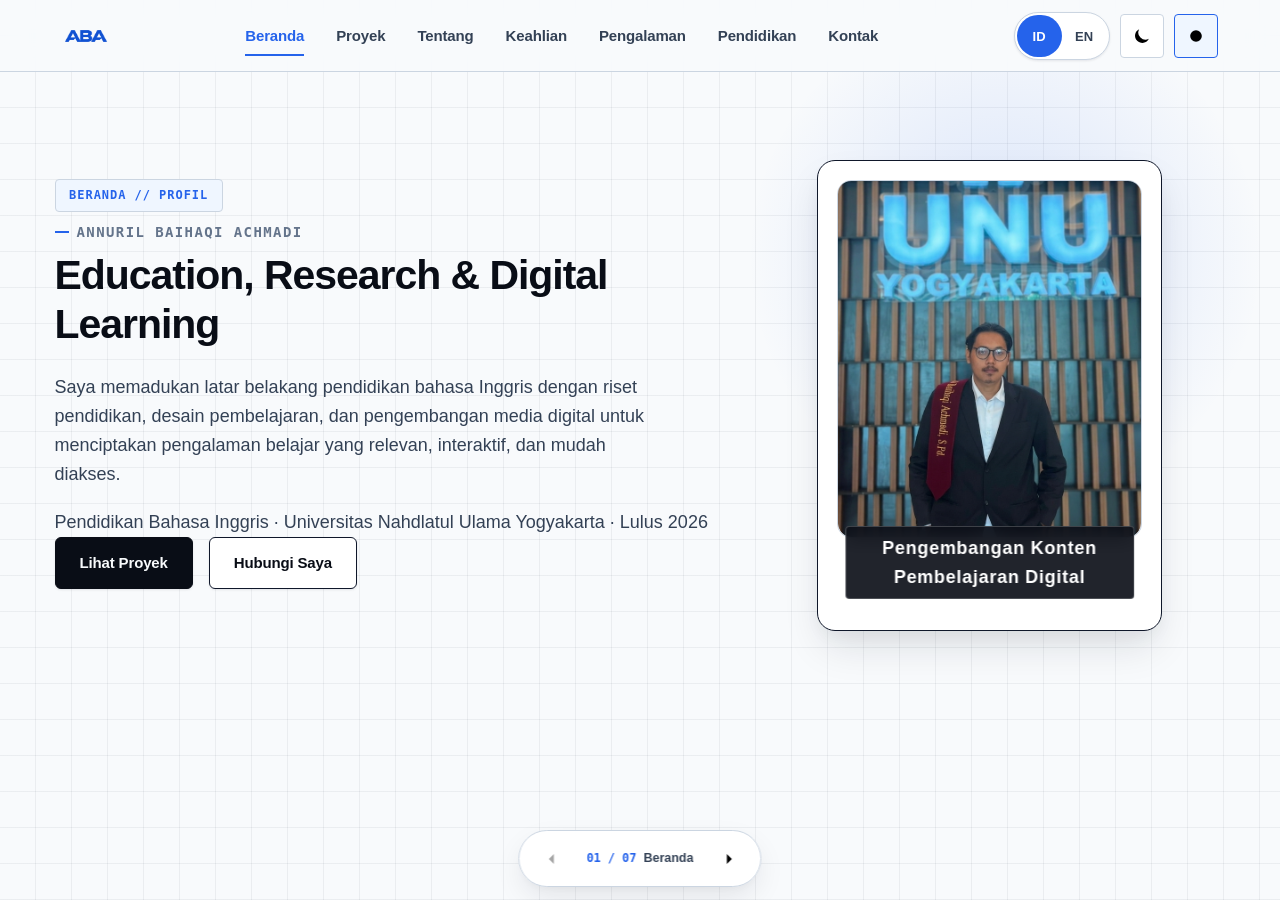
<file: Portofolio Abay/index.html>
<!DOCTYPE html>
<html lang="id" data-theme="dark">
<head>
  <title data-id="Annuril Baihaqi Achmadi — Digital Learning Content Development" data-en="Annuril Baihaqi Achmadi — Digital Learning Content Development">Annuril Baihaqi Achmadi — Digital Learning Content Development</title>
  <meta charset="utf-8">
  <meta name="viewport" content="width=device-width, initial-scale=1">
  <meta name="description"
    data-id="Portofolio Annuril Baihaqi Achmadi, pengembang materi pembelajaran digital dengan fokus pada pendidikan nonformal."
    data-en="Portfolio of Annuril Baihaqi Achmadi, a digital learning content developer focused on nonformal education."
    content="Portofolio Annuril Baihaqi Achmadi, pengembang materi pembelajaran digital dengan fokus pada pendidikan nonformal.">
  <meta name="author" content="Annuril Baihaqi Achmadi">
  <link rel="icon" type="image/svg+xml" href="favicon.svg">
  <link rel="stylesheet" href="style.css">
  <noscript><style>@media (max-width: 1180px) { .nav-links { display: none; } .mobile-toggle-btn { display: none; } .mobile-nav { position: static; display: flex; flex-wrap: wrap; justify-content: center; padding: 0.5rem 1rem; } }</style></noscript>
</head>
<body>
  <header class="navbar" id="navbar">
    <div class="nav-container">
      <a class="brand-wordmark" href="#home" aria-label="Annuril Baihaqi Achmadi — Beranda"><img class="brand-logo" src="Logo%20monogram%20ABA%20biru%20minimalis.png" alt="" width="2172" height="724"></a>
      <nav class="nav-links" data-id-aria="Navigasi utama" data-en-aria="Main navigation" aria-label="Navigasi utama">
        <a class="nav-link" href="#home" data-id="Beranda" data-en="Home">Beranda</a>
        <a class="nav-link" href="#projects" data-id="Proyek" data-en="Projects">Proyek</a>
        <a class="nav-link" href="#about" data-id="Tentang" data-en="About">Tentang</a>
        <a class="nav-link" href="#skills" data-id="Keahlian" data-en="Skills">Keahlian</a>
        <a class="nav-link" href="#experience" data-id="Pengalaman" data-en="Experience">Pengalaman</a>
        <a class="nav-link" href="#education" data-id="Pendidikan" data-en="Education">Pendidikan</a>
        <a class="nav-link" href="#contact" data-id="Kontak" data-en="Contact">Kontak</a>
      </nav>
      <div class="nav-actions">
        <div class="lang-switch" role="group" data-id-aria="Pilihan bahasa" data-en-aria="Language selection" aria-label="Pilihan bahasa">
          <button class="lang-btn" type="button" data-lang="id" aria-label="Bahasa Indonesia" aria-pressed="true">ID</button>
          <button class="lang-btn" type="button" data-lang="en" aria-label="English" aria-pressed="false">EN</button>
        </div>
        <button class="theme-toggle-btn" id="themeToggleBtn" type="button" aria-label="Ganti ke mode terang" title="Ganti ke mode terang">
          <svg class="icon-sun" viewBox="0 0 24 24" aria-hidden="true"><circle cx="12" cy="12" r="4"></circle><path d="M12 2v2m0 16v2M4.93 4.93l1.42 1.42m11.3 11.3 1.42 1.42M2 12h2m16 0h2M4.93 19.07l1.42-1.42m11.3-11.3 1.42-1.42"></path></svg>
          <svg class="icon-moon" viewBox="0 0 24 24" aria-hidden="true"><path d="M20.2 15.4A8.6 8.6 0 0 1 8.6 3.8 8.7 8.7 0 1 0 20.2 15.4Z"></path></svg>
        </button>
        <button class="cursor-toggle-btn" id="cursorToggleBtn" type="button" aria-label="Kursor khusus" aria-pressed="true" title="Kursor khusus" hidden>
          <svg viewBox="0 0 24 24" aria-hidden="true"><circle cx="12" cy="12" r="7"></circle><circle cx="12" cy="12" r="1"></circle></svg>
        </button>
        <button class="mobile-toggle-btn" id="mobileMenuBtn" type="button" data-id-aria="Buka menu" data-en-aria="Open menu" aria-label="Buka menu" aria-expanded="false" aria-controls="mobileNav">
          <span></span><span></span><span></span>
        </button>
      </div>
    </div>
    <nav class="mobile-nav" id="mobileNav" data-id-aria="Navigasi seluler" data-en-aria="Mobile navigation" aria-label="Navigasi seluler">
      <a class="mobile-nav-link" href="#home" data-id="Beranda" data-en="Home">Beranda</a>
      <a class="mobile-nav-link" href="#projects" data-id="Proyek" data-en="Projects">Proyek</a>
      <a class="mobile-nav-link" href="#about" data-id="Tentang" data-en="About">Tentang</a>
      <a class="mobile-nav-link" href="#skills" data-id="Keahlian" data-en="Skills">Keahlian</a>
      <a class="mobile-nav-link" href="#experience" data-id="Pengalaman" data-en="Experience">Pengalaman</a>
      <a class="mobile-nav-link" href="#education" data-id="Pendidikan" data-en="Education">Pendidikan</a>
      <a class="mobile-nav-link" href="#contact" data-id="Kontak" data-en="Contact">Kontak</a>
    </nav>
  </header>

  <main id="main">
    <section class="section hero-section" id="home">
      <div class="hero-bg-accent" aria-hidden="true"></div>
      <div class="container hero-grid">
        <div class="hero-content">
          <p class="section-tag" data-id="BERANDA // PROFIL" data-en="HOME // PROFILE">BERANDA // PROFIL</p>
          <h1 class="hero-author-name">Annuril Baihaqi Achmadi</h1>
          <h2 class="hero-headline" data-id="Education, Research &amp; Digital Learning" data-en="Education, Research &amp; Digital Learning">Education, Research &amp; Digital Learning</h2>
          <p class="hero-description" data-id="Saya memadukan latar belakang pendidikan bahasa Inggris dengan riset pendidikan, desain pembelajaran, dan pengembangan media digital untuk menciptakan pengalaman belajar yang relevan, interaktif, dan mudah diakses."
            data-en="I combine my background in English language education with educational research, instructional design, and digital media development to create learning experiences that are relevant, interactive, and accessible.">Saya memadukan latar belakang pendidikan bahasa Inggris dengan riset pendidikan, desain pembelajaran, dan pengembangan media digital untuk menciptakan pengalaman belajar yang relevan, interaktif, dan mudah diakses.</p>
          <p class="home-credential" data-id="Pendidikan Bahasa Inggris · Universitas Nahdlatul Ulama Yogyakarta · Lulus 2026"
            data-en="English Language Education · Universitas Nahdlatul Ulama Yogyakarta · Graduated 2026">Pendidikan Bahasa Inggris · Universitas Nahdlatul Ulama Yogyakarta · Lulus 2026</p>
          <div class="hero-cta-group">
            <a class="btn btn--primary" href="#projects" data-id="Lihat Proyek" data-en="View Projects">Lihat Proyek</a>
            <a class="btn btn--secondary" href="#contact" data-id="Hubungi Saya" data-en="Contact Me">Hubungi Saya</a>
          </div>
        </div>
        <div class="hero-visual">
          <div class="hero-profile-card">
            <div class="hero-avatar-frame"><img src="profile-photo.jpg" alt="Foto profil Annuril Baihaqi Achmadi" data-id-alt="Foto profil Annuril Baihaqi Achmadi" data-en-alt="Profile photo of Annuril Baihaqi Achmadi" width="800" height="800"></div>
            <p class="hero-avatar-tag" data-id="Pengembangan Konten Pembelajaran Digital" data-en="Digital Learning Content Development">Pengembangan Konten Pembelajaran Digital</p>
          </div>
        </div>
      </div>
    </section>

    <section class="section" id="about">
      <div class="container">
        <header class="section-header">
          <p class="section-tag" data-id="PROFILE // TENTANG SAYA" data-en="PROFILE // ABOUT ME">PROFILE // TENTANG SAYA</p>
          <h2 class="section-title" data-id="Tentang Saya" data-en="About Me">Tentang Saya</h2>
        </header>
        <div class="about-profile-layout">
          <div class="about-profile-copy">
            <div class="about-biography">
              <p class="article-lead" data-id="Saya Annuril Baihaqi Achmadi, lulusan Pendidikan Bahasa Inggris Universitas Nahdlatul Ulama Yogyakarta tahun 2026. Saya berfokus pada riset pendidikan, desain pembelajaran, dan pengembangan media digital."
                data-en="I am Annuril Baihaqi Achmadi, a 2026 graduate of English Language Education at Universitas Nahdlatul Ulama Yogyakarta. My focus is educational research, instructional design, and digital media development.">Saya Annuril Baihaqi Achmadi, lulusan Pendidikan Bahasa Inggris Universitas Nahdlatul Ulama Yogyakarta tahun 2026. Saya berfokus pada riset pendidikan, desain pembelajaran, dan pengembangan media digital.</p>
              <p data-id="Melalui penelitian skripsi dan proyek pembelajaran, saya memperoleh pengalaman dalam analisis kebutuhan, penyusunan materi, pengumpulan dan analisis data, serta perbaikan produk berdasarkan masukan ahli dan pengguna."
                data-en="Through my thesis research and learning projects, I have gained experience in needs analysis, material development, data collection and analysis, and improving products based on feedback from experts and users.">Melalui penelitian skripsi dan proyek pembelajaran, saya memperoleh pengalaman dalam analisis kebutuhan, penyusunan materi, pengumpulan dan analisis data, serta perbaikan produk berdasarkan masukan ahli dan pengguna.</p>
            </div>
            <div class="content-grid about-cards">
              <section class="content-card">
                <h3 data-id="Riset Pendidikan" data-en="Educational Research">Riset Pendidikan</h3>
                <p data-id="Mengidentifikasi kebutuhan melalui observasi, wawancara, dan kajian literatur."
                  data-en="Identifying needs through observation, interviews, and literature review.">Mengidentifikasi kebutuhan melalui observasi, wawancara, dan kajian literatur.</p>
              </section>
              <section class="content-card">
                <h3 data-id="Analisis &amp; Evaluasi" data-en="Analysis &amp; Evaluation">Analisis &amp; Evaluasi</h3>
                <p data-id="Menganalisis tema wawancara dan persentase penilaian ahli untuk perbaikan produk."
                  data-en="Analyzing interview themes and expert-rating percentages to improve products.">Menganalisis tema wawancara dan persentase penilaian ahli untuk perbaikan produk.</p>
              </section>
              <section class="content-card">
                <h3 data-id="Desain Pembelajaran" data-en="Instructional Design">Desain Pembelajaran</h3>
                <p data-id="Menyusun tujuan, materi, dan aktivitas belajar sesuai kebutuhan peserta didik."
                  data-en="Developing learning objectives, materials, and activities to meet learner needs.">Menyusun tujuan, materi, dan aktivitas belajar sesuai kebutuhan peserta didik.</p>
              </section>
              <section class="content-card">
                <h3 data-id="Media Digital" data-en="Digital Media">Media Digital</h3>
                <p data-id="Mengembangkan media web/mobile serta memanfaatkan AI dengan pemeriksaan hasil."
                  data-en="Developing web/mobile media and using AI while reviewing its outputs.">Mengembangkan media web/mobile serta memanfaatkan AI dengan pemeriksaan hasil.</p>
              </section>
            </div>
          </div>
          <img class="about-profile-photo" src="profile-photo.jpg" alt="Annuril Baihaqi Achmadi" width="800" height="800" loading="lazy">
        </div>
      </div>
      </section>

      <section class="section" id="projects">
        <div class="container">
          <header class="section-header">
            <p class="section-tag" data-id="WORKS // PROYEK" data-en="WORKS // PROJECTS">WORKS // PROYEK</p>
            <h2 class="section-title" data-id="Proyek &amp; Riset" data-en="Projects &amp; Research">Proyek &amp; Riset</h2>
            <p class="section-description" data-id="Proyek pengembangan konten pembelajaran digital, media web, dan desain pembelajaran untuk konteks pendidikan nonformal."
              data-en="Projects in digital learning content, web-based learning media, and instructional design for nonformal education.">Proyek pengembangan konten pembelajaran digital, media web, dan desain pembelajaran untuk konteks pendidikan nonformal.</p>
          </header>

        <div class="projects-container">
        <section class="project-card" aria-labelledby="mantul-title">
          <p class="eyebrow" data-id="PROYEK 1 — PRODUK SKRIPSI" data-en="PROJECT 1 — THESIS PRODUCT">PROYEK 1 — PRODUK SKRIPSI</p>
          <span class="project-status" data-id="Selesai dikembangkan · Validasi ahli · Uji coba terbatas" data-en="Development completed · Expert validation · Limited trial">Selesai dikembangkan · Validasi ahli · Uji coba terbatas</span>
          <h3 class="project-title" id="mantul-title">MANTUL: Mandiri Tunas English Learning</h3>
          <p class="article-lead" data-id="Produk skripsi pembelajaran bahasa Inggris untuk peserta didik Paket C di PKBM Tunas Mandiri, Wonosobo."
            data-en="An undergraduate thesis product for English learning among Paket C learners at PKBM Tunas Mandiri, Wonosobo.">Produk skripsi pembelajaran bahasa Inggris untuk peserta didik Paket C di PKBM Tunas Mandiri, Wonosobo.</p>

          <div class="project-gallery project-visual-wrapper--gallery" data-id-aria="Galeri tangkapan layar produk MANTUL" data-en-aria="MANTUL product screenshot gallery" aria-label="Galeri tangkapan layar produk MANTUL">
            <figure class="gallery-stage">
              <img class="gallery-main" id="galleryMainImg" src="project-02-slide-1.png"
                alt="Pratinjau MANTUL — Dashboard utama" data-id-alt="Pratinjau MANTUL — Dashboard utama" data-en-alt="MANTUL preview — Main dashboard" width="1200" height="760">
              <figcaption id="galleryCaption">Dashboard utama — Ringkasan progres dan materi belajar.</figcaption>
            </figure>
              <div class="gallery-controls">
              <button class="gallery-arrow-btn" type="button" id="galleryPrevBtn" data-id-aria="Gambar sebelumnya" data-en-aria="Previous image" aria-label="Gambar sebelumnya">←</button>
              <span class="gallery-count"><span id="galleryCurrentIdx">01</span> / 05</span>
              <button class="gallery-arrow-btn" type="button" id="galleryNextBtn" data-id-aria="Gambar berikutnya" data-en-aria="Next image" aria-label="Gambar berikutnya">→</button>
            </div>
            <div class="gallery-thumbnails" role="group" data-id-aria="Pilih tangkapan layar" data-en-aria="Select a screenshot" aria-label="Pilih tangkapan layar">
              <button class="gallery-thumb-item" type="button" data-slide="0" aria-label="Dashboard" aria-pressed="true"><img src="project-02-slide-1.png" alt="Dashboard" loading="lazy"></button>
              <button class="gallery-thumb-item" type="button" data-slide="1" data-id-aria="Materi kosakata" data-en-aria="Vocabulary materials" aria-label="Materi kosakata" aria-pressed="false"><img src="project-02-slide-2.png" alt="Materi kosakata" data-id-alt="Materi kosakata" data-en-alt="Vocabulary materials" loading="lazy"></button>
              <button class="gallery-thumb-item" type="button" data-slide="2" data-id-aria="Alur belajar" data-en-aria="Learning path" aria-label="Alur belajar" aria-pressed="false"><img src="project-02-slide-3.png" alt="Alur belajar" data-id-alt="Alur belajar" data-en-alt="Learning path" loading="lazy"></button>
              <button class="gallery-thumb-item" type="button" data-slide="3" data-id-aria="Latihan interaktif" data-en-aria="Interactive exercise" aria-label="Latihan interaktif" aria-pressed="false"><img src="project-02-slide-exercise.png" alt="Latihan interaktif" data-id-alt="Latihan interaktif" data-en-alt="Interactive exercise" loading="lazy"></button>
              <button class="gallery-thumb-item" type="button" data-slide="4" data-id-aria="Zona permainan" data-en-aria="Game zone" aria-label="Zona permainan" aria-pressed="false"><img src="project-02-slide-4.png" alt="Zona permainan" data-id-alt="Zona permainan" data-en-alt="Game zone" loading="lazy"></button>
            </div>
          </div>

          <div class="content-grid project-summary-grid">
            <section class="content-card">
              <h3 data-id="Materi Pembelajaran" data-en="Learning Materials">Materi Pembelajaran</h3>
              <p data-id="Vocabulary, speaking, dan reading melalui materi serta latihan interaktif."
                data-en="Vocabulary, speaking, and reading through interactive materials and exercises.">Vocabulary, speaking, dan reading melalui materi serta latihan interaktif.</p>
            </section>
            <section class="content-card">
              <h3 data-id="Proses Penelitian" data-en="Research Process">Proses Penelitian</h3>
              <p data-id="Analisis kebutuhan, pengembangan dengan kerangka Jolly dan Bolitho, validasi ahli, uji coba terbatas, serta revisi."
                data-en="Needs analysis, development using the Jolly and Bolitho framework, expert validation, a limited trial, and revisions.">Analisis kebutuhan, pengembangan dengan kerangka Jolly dan Bolitho, validasi ahli, uji coba terbatas, serta revisi.</p>
            </section>
            <section class="content-card">
              <h3 data-id="Kontribusi Saya" data-en="My Contribution">Kontribusi Saya</h3>
              <p data-id="Merancang materi dan produk, mengumpulkan serta menganalisis data wawancara, dan mengolah penilaian ahli."
                data-en="Designing the materials and product, collecting and analyzing interview data, and processing expert assessments.">Merancang materi dan produk, mengumpulkan serta menganalisis data wawancara, dan mengolah penilaian ahli.</p>
            </section>
            <section class="content-card">
              <h3 data-id="Hasil Validasi" data-en="Validation Results">Hasil Validasi</h3>
              <p data-id="Penilaian satu ahli: materi 77,5%, media 80,0%, dan keseluruhan 78,6%. Kategori: layak dengan revisi kecil."
                data-en="Assessment by one expert: materials 77.5%, media 80.0%, and overall 78.6%. Category: feasible with minor revisions.">Penilaian satu ahli: materi 77,5%, media 80,0%, dan keseluruhan 78,6%. Kategori: layak dengan revisi kecil.</p>
              <p class="validation-note" data-id="Mengukur kelayakan produk; efektivitas hasil belajar belum diuji."
                data-en="Measures product feasibility; learning outcome effectiveness has not been tested.">Mengukur kelayakan produk; efektivitas hasil belajar belum diuji.</p>
            </section>
          </div>
          <p class="contact-actions">
            <a class="primary" href="https://baihaqiachmadi83-lang.github.io/English-Dailiy-For-PKBM-Tunas-Mandiri/" target="_blank" rel="noopener noreferrer" data-id="Coba MANTUL" data-en="Try MANTUL">Coba MANTUL</a>
          </p>
        </section>

          <p class="project-bridge" data-id="Temuan dan masukan dari pengembangan awal menjadi dasar perencanaan MANTUL 2.0."
            data-en="Findings and feedback from the initial development inform the planning of MANTUL 2.0.">Temuan dan masukan dari pengembangan awal menjadi dasar perencanaan MANTUL 2.0.</p>

        <section class="project-card project-card--proposal" aria-labelledby="mantul-2-title">
          <p class="eyebrow" data-id="PROYEK 2 — RENCANA PENGEMBANGAN" data-en="PROJECT 2 — DEVELOPMENT PROPOSAL">PROYEK 2 — RENCANA PENGEMBANGAN</p>
          <span class="project-status" data-id="Rencana Pengembangan · Belum Dilaksanakan" data-en="Development Plan · Not Yet Implemented">Rencana Pengembangan · Belum Dilaksanakan</span>
          <h3 class="project-title" id="mantul-2-title">MANTUL 2.0: Mobile Access for Nonformal Teaching and Ubiquitous Learning</h3>
          <p class="article-lead" data-id="Rencana pengembangan lanjutan dari produk skripsi MANTUL. Semua sasaran dan tahapan berikut masih berupa rencana."
            data-en="A planned continuation of the MANTUL thesis product. All targets and steps below remain proposals.">Rencana pengembangan lanjutan dari produk skripsi MANTUL. Semua sasaran dan tahapan berikut masih berupa rencana.</p>
          <figure class="proposal-video">
            <video controls playsinline preload="metadata" aria-label="Video dokumentasi terkait riset MANTUL 2.0">
              <source src="WhatsApp%20Video%202026-11-09%20at%2021.11.26.mp4" type="video/mp4">
              <span data-id="Browser Anda tidak mendukung pemutaran video." data-en="Your browser does not support video playback.">Browser Anda tidak mendukung pemutaran video.</span>
            </video>
            <figcaption data-id="Dokumentasi video terkait rencana riset MANTUL 2.0."
              data-en="Video documentation related to the MANTUL 2.0 research proposal.">Dokumentasi video terkait rencana riset MANTUL 2.0.</figcaption>
          </figure>
          <div class="content-grid">
            <section class="content-card">
              <h3 data-id="Target peserta (rencana)" data-en="Planned participant target">Target peserta (rencana)</h3>
              <p data-id="Sedikitnya 100 peserta didik Paket C." data-en="At least 100 Paket C learners.">Sedikitnya 100 peserta didik Paket C.</p>
            </section>
            <section class="content-card">
              <h3 data-id="Lokasi sasaran (rencana)" data-en="Planned locations">Lokasi sasaran (rencana)</h3>
              <p data-id="PKBM Tunas Mandiri, Wonosobo, dan PKBM Bina Karya, Yogyakarta."
                data-en="PKBM Tunas Mandiri, Wonosobo, and PKBM Bina Karya, Yogyakarta.">PKBM Tunas Mandiri, Wonosobo, dan PKBM Bina Karya, Yogyakarta.</p>
            </section>
            <section class="content-card">
              <h3 data-id="Durasi rencana" data-en="Planned duration">Durasi rencana</h3>
              <p data-id="Sekitar tiga bulan, termasuk program pembelajaran enam minggu."
                data-en="Approximately three months, including a six-week learning program.">Sekitar tiga bulan, termasuk program pembelajaran enam minggu.</p>
            </section>
          </div>

          <h4 class="mantul-flow-title" id="mantul-flow-title" data-id="Rencana Pengembangan MANTUL 2.0" data-en="MANTUL 2.0 Development Plan">Rencana Pengembangan MANTUL 2.0</h4>
          <ol class="mantul-flow" aria-labelledby="mantul-flow-title">
            <li class="mantul-flow-step" data-flow-direction="right">
              <span class="mantul-flow-number" aria-hidden="true">01</span>
              <svg class="mantul-flow-icon" viewBox="0 0 24 24" fill="none" stroke="currentColor" stroke-width="1.7" stroke-linecap="round" stroke-linejoin="round" aria-hidden="true"><path d="M4 5.5A2.5 2.5 0 0 1 6.5 3H20v16H6.5A2.5 2.5 0 0 0 4 21.5z"></path><path d="M4 5.5v16M8 7h8M8 11h7"></path></svg>
              <h5 data-id="Tinjau Temuan Awal" data-en="Review Initial Findings">Tinjau Temuan Awal</h5>
              <p data-id="Menelaah masukan pengguna dari uji coba produk pertama."
                data-en="Reviewing user feedback from the first product trial.">Menelaah masukan pengguna dari uji coba produk pertama.</p>
            </li>
            <li class="mantul-flow-step" data-flow-direction="right">
              <span class="mantul-flow-number" aria-hidden="true">02</span>
              <svg class="mantul-flow-icon" viewBox="0 0 24 24" fill="none" stroke="currentColor" stroke-width="1.7" stroke-linecap="round" stroke-linejoin="round" aria-hidden="true"><rect x="5" y="2.5" width="14" height="19" rx="2"></rect><path d="M9 6h6M8 10h8M8 14h5M10 18h4"></path></svg>
              <h5 data-id="Sempurnakan Platform" data-en="Improve the Platform">Sempurnakan Platform</h5>
              <p data-id="Memperbaiki keandalan teknis, kompatibilitas perangkat, navigasi, dan dukungan speaking."
                data-en="Improving technical reliability, device compatibility, navigation, and speaking support.">Memperbaiki keandalan teknis, kompatibilitas perangkat, navigasi, dan dukungan speaking.</p>
            </li>
            <li class="mantul-flow-step" data-flow-direction="down">
              <span class="mantul-flow-number" aria-hidden="true">03</span>
              <svg class="mantul-flow-icon" viewBox="0 0 24 24" fill="none" stroke="currentColor" stroke-width="1.7" stroke-linecap="round" stroke-linejoin="round" aria-hidden="true"><circle cx="9" cy="8" r="3"></circle><path d="M3.5 20a5.5 5.5 0 0 1 11 0M16 5.5a3 3 0 0 1 0 5.8M17 15a5 5 0 0 1 3.5 4.5"></path></svg>
              <h5 data-id="Siapkan Peserta &amp; Tutor" data-en="Prepare Learners &amp; Tutors">Siapkan Peserta &amp; Tutor</h5>
              <p data-id="Mengenalkan platform, alur belajar, dan peran pendamping."
                data-en="Introducing the platform, learning flow, and support roles.">Mengenalkan platform, alur belajar, dan peran pendamping.</p>
            </li>
            <li class="mantul-flow-step" data-flow-direction="left">
              <span class="mantul-flow-number" aria-hidden="true">04</span>
              <svg class="mantul-flow-icon" viewBox="0 0 24 24" fill="none" stroke="currentColor" stroke-width="1.7" stroke-linecap="round" stroke-linejoin="round" aria-hidden="true"><rect x="3" y="4" width="18" height="17" rx="2"></rect><path d="M16 2v4M8 2v4M3 9h18M8 13h3M8 17h6"></path></svg>
              <h5 data-id="Belajar selama 6 Minggu" data-en="Learn for 6 Weeks">Belajar selama 6 Minggu</h5>
              <p data-id="Misi praktis mingguan secara mandiri dengan pendampingan ringan tutor."
                data-en="Independent weekly practical missions with light-touch tutor support.">Misi praktis mingguan secara mandiri dengan pendampingan ringan tutor.</p>
            </li>
            <li class="mantul-flow-step" data-flow-direction="left">
              <span class="mantul-flow-number" aria-hidden="true">05</span>
              <svg class="mantul-flow-icon" viewBox="0 0 24 24" fill="none" stroke="currentColor" stroke-width="1.7" stroke-linecap="round" stroke-linejoin="round" aria-hidden="true"><path d="M3 3v18h18"></path><path d="m7 15 4-4 3 2 6-7"></path><path d="M16 6h4v4"></path></svg>
              <h5 data-id="Evaluasi Program" data-en="Evaluate the Program">Evaluasi Program</h5>
              <p data-id="Menilai partisipasi, penyelesaian, perkembangan belajar, dan pengalaman pengguna."
                data-en="Assessing participation, completion, learning progress, and user experience.">Menilai partisipasi, penyelesaian, perkembangan belajar, dan pengalaman pengguna.</p>
            </li>
            <li class="mantul-flow-step" data-flow-direction="none">
              <span class="mantul-flow-number" aria-hidden="true">06</span>
              <svg class="mantul-flow-icon" viewBox="0 0 24 24" fill="none" stroke="currentColor" stroke-width="1.7" stroke-linecap="round" stroke-linejoin="round" aria-hidden="true"><path d="M4 3h12l4 4v14H4z"></path><path d="M16 3v5h4M8 12h8M8 16h8M8 8h3"></path></svg>
              <h5 data-id="Susun Panduan" data-en="Create a Guide">Susun Panduan</h5>
              <p data-id="Mendokumentasikan model pelaksanaan untuk dapat diadaptasi PKBM lain."
                data-en="Documenting an implementation model for adaptation by other PKBM institutions.">Mendokumentasikan model pelaksanaan untuk dapat diadaptasi PKBM lain.</p>
            </li>
          </ol>
        </section>
        </div>
        </div>
      </section>

      <section class="section" id="skills">
        <div class="container">
          <header class="section-header">
            <p class="section-tag" data-id="COMPETENCIES // KEAHLIAN" data-en="COMPETENCIES // SKILLS">COMPETENCIES // KEAHLIAN</p>
            <h2 class="section-title" data-id="Keahlian" data-en="Skills">Keahlian</h2>
            <p class="section-description" data-id="Keterampilan yang saya kembangkan melalui penelitian akademik, perancangan pembelajaran, dan pengembangan media digital."
              data-en="Skills I have developed through academic research, instructional design, and digital media development.">Keterampilan yang saya kembangkan melalui penelitian akademik, perancangan pembelajaran, dan pengembangan media digital.</p>
          </header>
        <div class="content-grid skills-cards">
          <section class="content-card">
            <h3 data-id="Riset &amp; Penulisan Akademik" data-en="Research &amp; Academic Writing">Riset &amp; Penulisan Akademik</h3>
            <p data-id="Melakukan kajian literatur, menyusun instrumen observasi dan wawancara, serta menulis laporan penelitian secara sistematis."
              data-en="Conducting literature reviews, preparing observation and interview instruments, and writing research reports systematically.">Melakukan kajian literatur, menyusun instrumen observasi dan wawancara, serta menulis laporan penelitian secara sistematis.</p>
            <ul class="tag-list"><li data-id="Kajian literatur" data-en="Literature review">Kajian literatur</li><li data-id="Instrumen penelitian" data-en="Research instruments">Instrumen penelitian</li><li data-id="Penulisan akademik" data-en="Academic writing">Penulisan akademik</li><li>Zotero</li></ul>
          </section>
          <section class="content-card">
            <h3 data-id="Analisis Data &amp; Evaluasi" data-en="Data Analysis &amp; Evaluation">Analisis Data &amp; Evaluasi</h3>
            <p data-id="Mengelompokkan temuan wawancara berdasarkan tema dan menghitung persentase penilaian ahli untuk mendukung evaluasi serta perbaikan produk."
              data-en="Grouping interview findings by theme and calculating expert-rating percentages to support product evaluation and improvement.">Mengelompokkan temuan wawancara berdasarkan tema dan menghitung persentase penilaian ahli untuk mendukung evaluasi serta perbaikan produk.</p>
            <ul class="tag-list"><li data-id="Analisis kualitatif" data-en="Qualitative analysis">Analisis kualitatif</li><li data-id="Statistik deskriptif" data-en="Descriptive statistics">Statistik deskriptif</li><li data-id="Validasi ahli" data-en="Expert validation">Validasi ahli</li><li data-id="Evaluasi produk" data-en="Product evaluation">Evaluasi produk</li></ul>
          </section>
          <section class="content-card">
            <h3 data-id="Desain Pembelajaran" data-en="Instructional Design">Desain Pembelajaran</h3>
            <p data-id="Menyusun tujuan, materi, aktivitas, dan asesmen pembelajaran secara terstruktur berdasarkan kebutuhan peserta didik."
              data-en="Structuring learning objectives, materials, activities, and assessments based on learner needs.">Menyusun tujuan, materi, aktivitas, dan asesmen pembelajaran secara terstruktur berdasarkan kebutuhan peserta didik.</p>
            <ul class="tag-list"><li data-id="Analisis kebutuhan" data-en="Needs analysis">Analisis kebutuhan</li><li data-id="Penyusunan materi" data-en="Material development">Penyusunan materi</li><li data-id="Aktivitas belajar" data-en="Learning activities">Aktivitas belajar</li><li data-id="Asesmen" data-en="Assessment">Asesmen</li></ul>
          </section>
          <section class="content-card">
            <h3 data-id="Pengembangan Media Digital" data-en="Digital Media Development">Pengembangan Media Digital</h3>
            <p data-id="Mengembangkan media pembelajaran berbasis web dengan bantuan teknologi dan AI, serta meninjau konten dan menguji fungsinya."
              data-en="Developing web-based learning media with the support of technology and AI, while reviewing its content and testing its functionality.">Mengembangkan media pembelajaran berbasis web dengan bantuan teknologi dan AI, serta meninjau konten dan menguji fungsinya.</p>
            <ul class="tag-list"><li data-id="Media interaktif" data-en="Interactive media">Media interaktif</li><li data-id="Web responsif" data-en="Responsive web">Web responsif</li><li>GitHub Pages</li><li data-id="Pengembangan berbantuan AI" data-en="AI-assisted development">Pengembangan berbantuan AI</li></ul>
          </section>
        </div>
        </div>
      </section>

      <section class="section" id="experience">
        <div class="container">
          <header class="section-header">
            <p class="section-tag" data-id="EXPERIENCE // PENGALAMAN" data-en="EXPERIENCE // EXPERIENCE">EXPERIENCE // PENGALAMAN</p>
            <h2 class="section-title" data-id="Pengalaman" data-en="Experience">Pengalaman</h2>
            <p class="section-description" data-id="Pengalaman dalam pengajaran bahasa Inggris, dukungan administrasi pendidikan, dan komunikasi hasil penelitian."
              data-en="Experience in English language teaching, educational administration support, and communicating research findings.">Pengalaman dalam pengajaran bahasa Inggris, dukungan administrasi pendidikan, dan komunikasi hasil penelitian.</p>
          </header>

        <div class="timeline-wrap experience-grid">
        <section class="experience-item timeline-card">
          <div class="experience-meta"><span data-id="Tutor Bahasa Inggris" data-en="English Tutor">Tutor Bahasa Inggris</span><span data-id="Januari 2026–sekarang" data-en="January 2026–present">Januari 2026–sekarang</span></div>
          <h3 class="timeline-title" data-id="MA Ali Maksum" data-en="MA Ali Maksum">MA Ali Maksum</h3>
          <p class="timeline-description" data-id="Mengajar kelas Beginner dan Intermediate dalam Program Unggulan MA Ali Maksum. Menjelaskan materi dan memberikan latihan sesuai tingkat kemampuan peserta didik."
            data-en="Teaching Beginner and Intermediate classes in the MA Ali Maksum Excellence Program. Explaining materials and providing exercises suited to learners’ proficiency levels.">Mengajar kelas Beginner dan Intermediate dalam Program Unggulan MA Ali Maksum. Menjelaskan materi dan memberikan latihan sesuai tingkat kemampuan peserta didik.</p>
        </section>
        <section class="experience-item timeline-card">
          <div class="experience-meta"><span data-id="Tutor English Conversation" data-en="English Conversation Tutor">Tutor English Conversation</span><span data-id="Juli 2024–sekarang" data-en="July 2024–present">Juli 2024–sekarang</span></div>
          <h3 class="timeline-title" data-id="SMP Muhammadiyah 8 Yogyakarta" data-en="SMP Muhammadiyah 8 Yogyakarta">SMP Muhammadiyah 8 Yogyakarta</h3>
          <p class="timeline-description" data-id="Mengampu ekstrakurikuler English Conversation melalui latihan percakapan sehari-hari, kosakata, pelafalan, dan aktivitas berbicara interaktif."
            data-en="Leading the English Conversation extracurricular through everyday conversation practice, vocabulary, pronunciation, and interactive speaking activities.">Mengampu ekstrakurikuler English Conversation melalui latihan percakapan sehari-hari, kosakata, pelafalan, dan aktivitas berbicara interaktif.</p>
        </section>
        <section class="experience-item timeline-card">
          <div class="experience-meta"><span data-id="Magang Tutor &amp; Staf Administrasi" data-en="Tutor &amp; Administrative Staff Intern">Magang Tutor &amp; Staf Administrasi</span><span data-id="September–Desember 2025" data-en="September–December 2025">September–Desember 2025</span></div>
          <h3 class="timeline-title" data-id="PKBM Tunas Mandiri" data-en="PKBM Tunas Mandiri">PKBM Tunas Mandiri</h3>
          <p class="timeline-description" data-id="Mendukung pembelajaran, pendampingan peserta didik, serta tugas administrasi dan operasional lembaga sesuai penugasan."
            data-en="Supporting learning, learner assistance, and administrative and operational duties as assigned by the institution.">Mendukung pembelajaran, pendampingan peserta didik, serta tugas administrasi dan operasional lembaga sesuai penugasan.</p>
        </section>
        <section class="experience-item timeline-card">
          <div class="experience-meta"><span data-id="Presentasi Riset &amp; Best Presenter" data-en="Research Presentation &amp; Best Presenter">Presentasi Riset &amp; Best Presenter</span><span data-id="September 2026" data-en="September 2026">September 2026</span></div>
          <h3 class="timeline-title" data-id="Konferensi Internasional INSIMA" data-en="INSIMA International Conference">Konferensi Internasional INSIMA</h3>
          <p class="timeline-description" data-id="Mempresentasikan penelitian pengembangan MANTUL dan meraih penghargaan Best Presenter bersama Khusnul Harsul Lisan."
            data-en="Presented the MANTUL development research and received the Best Presenter award together with Khusnul Harsul Lisan.">Mempresentasikan penelitian pengembangan MANTUL dan meraih penghargaan Best Presenter bersama Khusnul Harsul Lisan.</p>
        </section>
        </div>
      </section>

      <section class="section" id="education">
        <div class="container">
          <header class="section-header">
            <p class="section-tag" data-id="EDUCATION // PENDIDIKAN" data-en="EDUCATION // EDUCATION">EDUCATION // PENDIDIKAN</p>
            <h2 class="section-title" data-id="Pendidikan" data-en="Education">Pendidikan</h2>
          </header>
        <div class="education-content-grid">
          <section class="education-card edu-card">
            <p class="eyebrow" data-id="PENDIDIKAN TINGGI" data-en="HIGHER EDUCATION">PENDIDIKAN TINGGI</p>
            <h3 data-id="Universitas Nahdlatul Ulama Yogyakarta" data-en="Universitas Nahdlatul Ulama Yogyakarta">Universitas Nahdlatul Ulama Yogyakarta</h3>
            <p class="edu-degree" data-id="S1 Pendidikan Bahasa Inggris · Sarjana Pendidikan (S.Pd.)" data-en="Bachelor’s Degree in English Language Education · Bachelor of Education (S.Pd.)">S1 Pendidikan Bahasa Inggris · Sarjana Pendidikan (S.Pd.)</p>
            <p class="edu-year" data-id="2022–2026 · Lulus" data-en="2022–2026 · Graduated">2022–2026 · Lulus</p>
          </section>
          <section class="education-card education-thesis">
            <h3 data-id="Fokus Penelitian Skripsi" data-en="Thesis Research Focus">Fokus Penelitian Skripsi</h3>
            <p data-id="Pengembangan modul pembelajaran bahasa Inggris berbasis mobile untuk peserta didik Paket C di PKBM Tunas Mandiri. Penelitian mencakup analisis kebutuhan, pengembangan materi dan media, validasi ahli, serta uji coba terbatas."
              data-en="Development of a mobile-based English learning module for Paket C learners at PKBM Tunas Mandiri. The research covered needs analysis, material and media development, expert validation, and a limited trial.">Pengembangan modul pembelajaran bahasa Inggris berbasis mobile untuk peserta didik Paket C di PKBM Tunas Mandiri. Penelitian mencakup analisis kebutuhan, pengembangan materi dan media, validasi ahli, serta uji coba terbatas.</p>
            <a class="btn btn--secondary" href="#projects" data-id="Lihat Proyek MANTUL" data-en="View MANTUL Project">Lihat Proyek MANTUL</a>
          </section>
          <section class="education-card research-interests-card">
            <h3 data-id="Minat Riset &amp; Pengembangan" data-en="Research &amp; Development Interests">Minat Riset &amp; Pengembangan</h3>
            <ul class="research-chips">
              <li class="research-chip" data-id="Pendidikan Bahasa" data-en="Language Education">Pendidikan Bahasa</li>
              <li class="research-chip" data-id="Riset dan Evaluasi Pembelajaran" data-en="Learning Research &amp; Evaluation">Riset dan Evaluasi Pembelajaran</li>
              <li class="research-chip" data-id="Teknologi Pendidikan" data-en="Educational Technology">Teknologi Pendidikan</li>
              <li class="research-chip" data-id="Desain Pembelajaran" data-en="Instructional Design">Desain Pembelajaran</li>
              <li class="research-chip" data-id="AI dalam Pendidikan" data-en="AI in Education">AI dalam Pendidikan</li>
            </ul>
          </section>
        </div>
        </div>
      </section>

      <section class="section" id="contact">
        <div class="container">
          <header class="section-header">
            <p class="section-tag" data-id="CONNECT // KOMUNIKASI" data-en="CONNECT // CONTACT">CONNECT // KOMUNIKASI</p>
            <h2 class="section-title" data-id="Kontak" data-en="Contact">Kontak</h2>
          </header>
        <div class="contact-card-main">
        <p class="article-lead contact-heading" data-id="Mari Berdiskusi &amp; Berkolaborasi" data-en="Let’s Discuss &amp; Collaborate">Mari Berdiskusi &amp; Berkolaborasi</p>
        <p class="contact-description" data-id="Saya terbuka untuk peluang magang, pekerjaan, dan kolaborasi dalam pendidikan, riset, serta pengembangan pembelajaran digital. Silakan hubungi saya untuk berdiskusi lebih lanjut."
          data-en="I am open to internship, employment, and collaboration opportunities in education, research, and digital learning development. Please contact me to discuss further.">Saya terbuka untuk peluang magang, pekerjaan, dan kolaborasi dalam pendidikan, riset, serta pengembangan pembelajaran digital. Silakan hubungi saya untuk berdiskusi lebih lanjut.</p>
        <div class="contact-actions">
          <a class="contact-link contact-link--primary" href="mailto:baihaqiachmadi83@gmail.com?subject=Inquiry%20Portofolio%20Annuril">
            <svg viewBox="0 0 24 24" aria-hidden="true"><path d="M3 6.5 12 13l9-6.5M5 5h14a2 2 0 0 1 2 2v10a2 2 0 0 1-2 2H5a2 2 0 0 1-2-2V7a2 2 0 0 1 2-2Z"></path></svg>
            <span>Email · baihaqiachmadi83@gmail.com</span>
          </a>
          <a class="contact-link" href="https://www.linkedin.com/in/annuril-baihaqi-achmadi" target="_blank" rel="noopener noreferrer">
            <svg viewBox="0 0 24 24" aria-hidden="true"><rect x="3" y="3" width="18" height="18" rx="2"></rect><path d="M8 10v7M8 7v.1M12 17v-4a3 3 0 0 1 6 0v4"></path></svg>
            <span>LinkedIn</span>
          </a>
          <a class="contact-link" href="https://wa.me/6282142986393" target="_blank" rel="noopener noreferrer">
            <svg viewBox="0 0 24 24" aria-hidden="true"><path d="M20 11.5a8 8 0 0 1-11.8 7L4 20l1.5-4A8 8 0 1 1 20 11.5Z"></path><path d="M9 8.5c.5 2 2 3.5 4 4l1-1 2 1c-.3 1.5-1.3 2-2.5 2-3.5-.5-6-3-6.5-6.5 0-1.2.5-2.2 2-2.5l1 2-1 1Z"></path></svg>
            <span>WhatsApp · +62 821-4298-6393</span>
          </a>
          <a class="contact-link" href="https://github.com/baihaqiachmadi83-lang" target="_blank" rel="noopener noreferrer">
            <svg viewBox="0 0 24 24" aria-hidden="true"><path d="M9 19c-4.5 1.5-4.5-2.5-6-3m12 6v-3.9a3.4 3.4 0 0 0-.9-2.6c3-.3 6.2-1.5 6.2-6.7a5.2 5.2 0 0 0-1.4-3.6 4.8 4.8 0 0 0-.1-3.6s-1.2-.4-3.8 1.4a13 13 0 0 0-6.9 0C5.5 1.2 4.3 1.6 4.3 1.6a4.8 4.8 0 0 0-.1 3.6 5.2 5.2 0 0 0-1.4 3.6c0 5.2 3.2 6.4 6.2 6.7a3.4 3.4 0 0 0-.9 2.6V22"></path></svg>
            <span>GitHub</span>
          </a>
        </div>
        </div>
        </div>
      </section>

    <div class="slide-controls" id="slideControls" data-id-aria="Navigasi slide" data-en-aria="Slide navigation" aria-label="Navigasi slide">
      <button class="slide-arrow" id="slidePrevious" type="button" data-id-aria="Slide sebelumnya" data-en-aria="Previous slide" aria-label="Slide sebelumnya"><svg viewBox="0 0 24 24" aria-hidden="true"><path d="m15 18-6-6 6-6"></path></svg></button>
      <div class="slide-readout"><span class="slide-count" id="slideCount">01 / 07</span><span class="slide-name" id="slideName">Beranda</span></div>
      <button class="slide-arrow" id="slideNext" type="button" data-id-aria="Slide berikutnya" data-en-aria="Next slide" aria-label="Slide berikutnya"><svg viewBox="0 0 24 24" aria-hidden="true"><path d="m9 18 6-6-6-6"></path></svg></button>
      <span class="sr-only" id="slideAnnouncement" aria-live="polite"></span>
    </div>
  </main>

  <footer class="footer">
    <span data-id="© Annuril Baihaqi Achmadi · Dibangun dengan HTML, CSS, dan JavaScript." data-en="© Annuril Baihaqi Achmadi · Built with HTML, CSS, and JavaScript.">© Annuril Baihaqi Achmadi · Dibangun dengan HTML, CSS, dan JavaScript.</span>
  </footer>
  <div class="slide-transition-overlay" aria-hidden="true"></div>
  <div class="custom-cursor" id="customCursor" aria-hidden="true"><div class="custom-cursor-dot"></div><div class="custom-cursor-ring"></div></div>
  <div class="toast-notice" id="toastNotice" role="status" aria-live="polite"><span id="toastMessage"></span></div>
  <dialog class="detail-dialog" id="detailDialog" aria-labelledby="detailDialogTitle">
    <div class="detail-dialog-panel">
      <header class="detail-dialog-header">
        <h2 class="detail-dialog-title" id="detailDialogTitle"></h2>
        <button class="detail-dialog-close" id="detailDialogClose" type="button" data-id-aria="Tutup detail" data-en-aria="Close details" aria-label="Tutup detail">×</button>
      </header>
      <div class="detail-dialog-body" id="detailDialogBody"></div>
    </div>
  </dialog>
  <script src="script.js"></script>
</body>
</html>
</file>
<file: Portofolio Abay/style.css>
/* ==========================================================================
   PORTFOLIO DESIGN SYSTEM — ANNURIL BAIHAQI ACHMADI
   Education × Technology × AI
   Inspired by High-Impact Technical Blueprint & Editorial Graphic Portfolio
   ========================================================================== */

/* --------------------------------------------------------------------------
   1. CSS VARIABLES & DESIGN TOKENS
   -------------------------------------------------------------------------- */
:root {
  /* Color Palette — Light Mode (Default) */
  --bg-body: #f8fafc;
  --bg-surface: #ffffff;
  --bg-surface-elevated: #ffffff;
  --bg-subtle: #f1f5f9;
  --bg-subtle-hover: #e2e8f0;
  
  --border-subtle: #e2e8f0;
  --border-medium: #cbd5e1;
  --border-strong: #0f172a;
  --border-focus: #2563eb;

  /* Technical Blueprint Grid */
  --grid-line: rgba(15, 23, 42, 0.055);
  --grid-line-strong: rgba(15, 23, 42, 0.12);
  --blueprint-crosshair: #2563eb;
  --blueprint-tape: rgba(37, 99, 235, 0.08);

  --text-main: #090d16;        /* Chunky ultra-dark ink for high contrast */
  --text-secondary: #334155;   /* Neutral charcoal */
  --text-muted: #64748b;       /* Calm slate */
  --text-inverse: #ffffff;

  /* Brand Accents — Tech Navy & Indigo */
  --brand-navy: #0f172a;
  --brand-primary: #1e3a8a;    /* Deep Royal Navy */
  --brand-indigo: #2563eb;     /* Electric Tech Blue */
  --brand-indigo-hover: #1d4ed8;
  --brand-light: #eff6ff;
  --brand-glow: rgba(37, 99, 235, 0.15);

  /* Status & Category Badges */
  --badge-blue-bg: #eff6ff;
  --badge-blue-text: #1d4ed8;
  --badge-green-bg: #ecfdf5;
  --badge-green-text: #047857;
  --badge-amber-bg: #fffbeb;
  --badge-amber-text: #b45309;
  --badge-purple-bg: #f5f3ff;
  --badge-purple-text: #6d28d9;
  --badge-neutral-bg: #f1f5f9;
  --badge-neutral-text: #475569;

  /* Typography */
  --font-display: 'Space Grotesk', -apple-system, BlinkMacSystemFont, "Segoe UI", sans-serif;
  --font-sans: 'Plus Jakarta Sans', -apple-system, BlinkMacSystemFont, "Segoe UI", Roboto, sans-serif;
  --font-mono: 'JetBrains Mono', ui-monospace, SFMono-Regular, Menlo, Monaco, Consolas, monospace;

  /* Spacing Scale */
  --space-1: 0.25rem;  /* 4px */
  --space-2: 0.5rem;   /* 8px */
  --space-3: 0.75rem;  /* 12px */
  --space-4: 1rem;     /* 16px */
  --space-5: 1.25rem;  /* 20px */
  --space-6: 1.5rem;   /* 24px */
  --space-8: 2rem;     /* 32px */
  --space-10: 2.5rem;  /* 40px */
  --space-12: 3rem;    /* 48px */
  --space-16: 4rem;    /* 64px */
  --space-20: 5rem;    /* 80px */
  --space-24: 6rem;    /* 96px */

  /* Border Radii (Sharper, more architectural) */
  --radius-xs: 4px;
  --radius-sm: 6px;
  --radius-md: 10px;
  --radius-lg: 14px;
  --radius-xl: 18px;
  --radius-2xl: 24px;
  --radius-full: 9999px;

  /* Shadows */
  --shadow-sm: 0 1px 3px rgba(15, 23, 42, 0.06), 0 1px 2px rgba(15, 23, 42, 0.04);
  --shadow-md: 0 4px 14px -1px rgba(15, 23, 42, 0.08), 0 2px 5px -1px rgba(15, 23, 42, 0.04);
  --shadow-lg: 0 12px 30px -4px rgba(15, 23, 42, 0.1), 0 4px 10px -2px rgba(15, 23, 42, 0.04);
  --shadow-xl: 0 20px 40px -6px rgba(15, 23, 42, 0.12), 0 8px 18px -4px rgba(15, 23, 42, 0.05);

  /* Transitions */
  --transition-fast: 150ms cubic-bezier(0.4, 0, 0.2, 1);
  --transition-normal: 250ms cubic-bezier(0.4, 0, 0.2, 1);
  --transition-slow: 350ms cubic-bezier(0.4, 0, 0.2, 1);

  /* Layout Container */
  --container-max-width: 1220px;
  --header-height: 72px;
}

.cursor-toggle-btn[hidden] {
  display: none;
}

/* Dark Mode Tokens (Blueprint Darkroom / Obsidian Cyber Aesthetic) */
[data-theme="dark"] {
  --bg-body: #080b12;          /* Deep Obsidian Blueprint Base */
  --bg-surface: #0f1523;       /* Technical Dark Surface */
  --bg-surface-elevated: #161e31;
  --bg-subtle: #141b2d;
  --bg-subtle-hover: #1e293b;

  --border-subtle: #1f293d;
  --border-medium: #2d3b55;
  --border-strong: #38bdf8;
  --border-focus: #38bdf8;

  --grid-line: rgba(255, 255, 255, 0.04);
  --grid-line-strong: rgba(255, 255, 255, 0.08);
  --blueprint-crosshair: #38bdf8;
  --blueprint-tape: rgba(56, 189, 248, 0.12);

  --text-main: #f8fafc;
  --text-secondary: #cbd5e1;
  --text-muted: #94a3b8;
  --text-inverse: #090d16;

  --brand-navy: #1e293b;
  --brand-primary: #3b82f6;
  --brand-indigo: #38bdf8;     /* Luminous Electric Cyan/Blue */
  --brand-indigo-hover: #7dd3fc;
  --brand-light: #16243d;
  --brand-glow: rgba(56, 189, 248, 0.2);

  --badge-blue-bg: rgba(56, 189, 248, 0.18);
  --badge-blue-text: #7dd3fc;
  --badge-green-bg: rgba(16, 185, 129, 0.18);
  --badge-green-text: #6ee7b7;
  --badge-amber-bg: rgba(245, 158, 11, 0.18);
  --badge-amber-text: #fcd34d;
  --badge-purple-bg: rgba(139, 92, 246, 0.2);
  --badge-purple-text: #c4b5fd;
  --badge-neutral-bg: #161e31;
  --badge-neutral-text: #cbd5e1;

  --shadow-sm: 0 1px 3px rgba(0, 0, 0, 0.5);
  --shadow-md: 0 4px 14px rgba(0, 0, 0, 0.6);
  --shadow-lg: 0 12px 30px rgba(0, 0, 0, 0.7);
  --shadow-xl: 0 20px 40px rgba(0, 0, 0, 0.8);
}

/* --------------------------------------------------------------------------
   2. GLOBAL RESET & BASE STYLES WITH TECHNICAL GRID
   -------------------------------------------------------------------------- */
*, *::before, *::after {
  box-sizing: border-box;
  margin: 0;
  padding: 0;
}

html {
  font-size: 16px;
  scroll-behavior: smooth;
  scroll-padding-top: calc(var(--header-height) + 20px);
  -webkit-text-size-adjust: 100%;
}

body {
  font-family: var(--font-sans);
  background-color: var(--bg-body);
  /* Continuous Technical Grid Paper Effect */
  background-image: 
    linear-gradient(var(--grid-line) 1px, transparent 1px),
    linear-gradient(90deg, var(--grid-line) 1px, transparent 1px);
  background-size: 36px 36px;
  background-position: -1px -1px;
  color: var(--text-main);
  line-height: 1.65;
  -webkit-font-smoothing: antialiased;
  -moz-osx-font-smoothing: grayscale;
  transition: background-color var(--transition-normal), color var(--transition-normal);
  overflow-x: hidden;
}

img, svg, picture {
  display: block;
  max-width: 100%;
}

input, button, textarea, select {
  font: inherit;
  color: inherit;
}

a {
  color: inherit;
  text-decoration: none;
  transition: color var(--transition-fast), border-color var(--transition-fast);
}

ul, ol {
  list-style: none;
}

:focus-visible {
  outline: 2px solid var(--border-focus);
  outline-offset: 3px;
  border-radius: var(--radius-xs);
}

/* --------------------------------------------------------------------------
   3. ARCHITECTURAL / BLUEPRINT CARD ORNAMENTS
   -------------------------------------------------------------------------- */
/* Blueprint Cards with Corner Crosshairs (+) */
.blueprint-card {
  position: relative;
  background: var(--bg-surface);
  border: 1px solid var(--border-subtle);
  border-radius: var(--radius-xl);
  transition: border-color var(--transition-normal), box-shadow var(--transition-normal), transform var(--transition-normal);
}

/* Corner Crosshairs (+) */
.blueprint-card::before,
.blueprint-card::after {
  content: '+';
  position: absolute;
  font-family: var(--font-mono);
  font-size: 13px;
  font-weight: 700;
  color: var(--blueprint-crosshair);
  line-height: 1;
  pointer-events: none;
  opacity: 0.55;
  transition: opacity var(--transition-fast), transform var(--transition-fast);
}

.blueprint-card::before {
  top: 8px;
  left: 10px;
}

.blueprint-card::after {
  top: 8px;
  right: 10px;
}

.blueprint-card:hover::before,
.blueprint-card:hover::after {
  opacity: 1;
  transform: scale(1.15);
}

/* Technical Specification Tag Ribbon */
.tech-spec-bar {
  display: flex;
  align-items: center;
  gap: var(--space-4);
  font-family: var(--font-mono);
  font-size: 0.75rem;
  font-weight: 600;
  color: var(--text-muted);
  letter-spacing: 0.06em;
  margin-bottom: var(--space-4);
  flex-wrap: wrap;
}

.tech-spec-item {
  display: inline-flex;
  align-items: center;
  gap: 6px;
}

.tech-spec-item::before {
  content: '//';
  color: var(--brand-indigo);
  font-weight: 700;
}

/* --------------------------------------------------------------------------
   4. LAYOUT & UTILITY CLASSES
   -------------------------------------------------------------------------- */
.container {
  width: 100%;
  max-width: var(--container-max-width);
  margin-left: auto;
  margin-right: auto;
  padding-left: var(--space-6);
  padding-right: var(--space-6);
}

.section {
  padding-top: var(--space-20);
  padding-bottom: var(--space-20);
  position: relative;
}

.section-divider {
  height: 1px;
  background: linear-gradient(90deg, transparent, var(--border-medium), transparent);
  margin: 0 auto;
  max-width: var(--container-max-width);
  position: relative;
}

.section-divider::before {
  content: '+';
  position: absolute;
  top: 50%;
  left: 50%;
  transform: translate(-50%, -50%);
  background: var(--bg-body);
  padding: 0 var(--space-3);
  font-family: var(--font-mono);
  font-size: 14px;
  color: var(--brand-indigo);
  font-weight: 700;
}

/* Technical Section Header */
.section-header {
  margin-bottom: var(--space-12);
  text-align: left;
}

.section-header--center {
  text-align: center;
  max-width: 760px;
  margin-left: auto;
  margin-right: auto;
}

.section-tag {
  display: inline-flex;
  align-items: center;
  gap: var(--space-2);
  font-family: var(--font-mono);
  font-size: 0.75rem;
  font-weight: 700;
  letter-spacing: 0.08em;
  text-transform: uppercase;
  color: var(--brand-indigo);
  background-color: var(--brand-light);
  padding: 0.35rem 0.85rem;
  border-radius: var(--radius-xs);
  margin-bottom: var(--space-3);
  border: 1px solid var(--border-medium);
}

.section-tag svg {
  width: 14px;
  height: 14px;
}

.section-num {
  font-family: var(--font-mono);
  color: var(--brand-indigo);
  font-weight: 800;
}

.section-title {
  font-family: var(--font-display);
  font-size: clamp(2.25rem, 4vw, 3.25rem);
  font-weight: 800;
  letter-spacing: -0.035em;
  line-height: 1.15;
  color: var(--text-main);
  text-transform: uppercase;
  margin-bottom: var(--space-3);
}

.section-description {
  font-size: clamp(1rem, 1.25vw, 1.125rem);
  color: var(--text-secondary);
  line-height: 1.65;
  max-width: 700px;
}

/* Chips & Badges */
.badge {
  display: inline-flex;
  align-items: center;
  gap: 0.35rem;
  padding: 0.25rem 0.75rem;
  border-radius: var(--radius-xs);
  font-family: var(--font-mono);
  font-size: 0.6875rem;
  font-weight: 700;
  line-height: 1.4;
  letter-spacing: 0.05em;
  text-transform: uppercase;
  border: 1px solid transparent;
}

.badge--blue {
  background-color: var(--badge-blue-bg);
  color: var(--badge-blue-text);
  border-color: rgba(37, 99, 235, 0.25);
}

.badge--green {
  background-color: var(--badge-green-bg);
  color: var(--badge-green-text);
  border-color: rgba(16, 185, 129, 0.25);
}

.badge--amber {
  background-color: var(--badge-amber-bg);
  color: var(--badge-amber-text);
  border-color: rgba(245, 158, 11, 0.25);
}

.badge--purple {
  background-color: var(--badge-purple-bg);
  color: var(--badge-purple-text);
  border-color: rgba(139, 92, 246, 0.25);
}

.badge--neutral {
  background-color: var(--badge-neutral-bg);
  color: var(--badge-neutral-text);
  border-color: var(--border-medium);
}

/* Status Indicator Dot */
.status-dot {
  width: 7px;
  height: 7px;
  border-radius: 50%;
  display: inline-block;
}

.status-dot--green {
  background-color: #10b981;
  box-shadow: 0 0 0 2px rgba(16, 185, 129, 0.25);
}

.status-dot--amber {
  background-color: #f59e0b;
  box-shadow: 0 0 0 2px rgba(245, 158, 11, 0.25);
}

.status-dot--blue {
  background-color: #2563eb;
  box-shadow: 0 0 0 2px rgba(37, 99, 235, 0.25);
}

/* Technical Buttons */
.btn {
  display: inline-flex;
  align-items: center;
  justify-content: center;
  gap: var(--space-2);
  padding: 0.8rem 1.5rem;
  font-family: var(--font-display);
  font-size: 0.9375rem;
  font-weight: 700;
  letter-spacing: -0.01em;
  border-radius: var(--radius-sm);
  border: 1.5px solid transparent;
  cursor: pointer;
  transition: all var(--transition-normal);
  text-align: center;
  white-space: nowrap;
}

.btn svg {
  width: 17px;
  height: 17px;
  transition: transform var(--transition-fast);
}

.btn:hover svg {
  transform: translateX(3px);
}

.btn--primary {
  background-color: var(--text-main);
  color: var(--bg-body);
  box-shadow: var(--shadow-sm);
  border-color: var(--text-main);
}

.btn--primary:hover {
  background-color: var(--brand-indigo);
  border-color: var(--brand-indigo);
  color: #ffffff;
  box-shadow: 0 6px 18px var(--brand-glow);
  transform: translateY(-2px);
}

.btn--secondary {
  background-color: var(--bg-surface);
  color: var(--text-main);
  border-color: var(--border-strong);
  box-shadow: var(--shadow-sm);
}

.btn--secondary:hover {
  background-color: var(--bg-subtle);
  border-color: var(--brand-indigo);
  color: var(--brand-indigo);
  transform: translateY(-2px);
}

.btn--sm {
  padding: 0.5rem 1.1rem;
  font-size: 0.8125rem;
  border-radius: var(--radius-xs);
}

.btn--sm svg {
  width: 14px;
  height: 14px;
}

/* --------------------------------------------------------------------------
   5. NAVIGATION BAR
   -------------------------------------------------------------------------- */
.navbar {
  position: sticky;
  top: 0;
  left: 0;
  right: 0;
  height: var(--header-height);
  background-color: rgba(248, 250, 252, 0.9);
  backdrop-filter: blur(14px);
  -webkit-backdrop-filter: blur(14px);
  z-index: 1000;
  border-bottom: 1px solid var(--border-medium);
  transition: background-color var(--transition-normal), border-color var(--transition-normal), box-shadow var(--transition-normal);
}

[data-theme="dark"] .navbar {
  background-color: rgba(8, 11, 18, 0.9);
}

.navbar.scrolled {
  box-shadow: var(--shadow-md);
  border-bottom-color: var(--border-strong);
}

.nav-container {
  display: flex;
  align-items: center;
  justify-content: space-between;
  height: 100%;
}

.brand-wordmark {
  display: flex;
  align-items: center;
  gap: var(--space-2);
  font-family: var(--font-display);
  font-size: 1.35rem;
  font-weight: 800;
  letter-spacing: -0.04em;
  color: var(--text-main);
}

.brand-wordmark .brand-dot {
  color: var(--brand-indigo);
}

.brand-logo {
  display: block;
  width: 48px;
  height: 27px;
  object-fit: contain;
  transition: filter var(--transition-normal);
}

[data-theme="dark"] .brand-logo {
  filter: brightness(1.35);
}

.brand-badge {
  font-family: var(--font-mono);
  font-size: 0.6875rem;
  font-weight: 700;
  padding: 0.2rem 0.5rem;
  background-color: var(--brand-light);
  color: var(--brand-indigo);
  border-radius: var(--radius-xs);
  border: 1px solid var(--border-medium);
  letter-spacing: 0.04em;
}

.nav-links {
  display: flex;
  align-items: center;
  gap: var(--space-8);
}

.nav-link {
  font-family: var(--font-display);
  font-size: 0.9375rem;
  font-weight: 600;
  color: var(--text-secondary);
  position: relative;
  padding: var(--space-1) 0;
  letter-spacing: -0.01em;
}

.nav-link::after {
  content: '';
  position: absolute;
  bottom: -4px;
  left: 0;
  width: 0;
  height: 2px;
  background-color: var(--brand-indigo);
  transition: width var(--transition-fast);
}

.nav-link:hover {
  color: var(--brand-indigo);
}

.nav-link:hover::after,
.nav-link.active::after {
  width: 100%;
}

.nav-link.active {
  color: var(--brand-indigo);
  font-weight: 700;
}

.nav-actions {
  display: flex;
  align-items: center;
  gap: var(--space-3);
}

.theme-toggle-btn {
  background: var(--bg-surface);
  border: 1px solid var(--border-medium);
  border-radius: var(--radius-xs);
  width: 40px;
  height: 40px;
  display: flex;
  align-items: center;
  justify-content: center;
  color: var(--text-secondary);
  cursor: pointer;
  transition: all var(--transition-fast);
}

.theme-toggle-btn:hover {
  background: var(--bg-subtle);
  color: var(--brand-indigo);
  border-color: var(--brand-indigo);
}

.theme-toggle-btn svg {
  width: 20px;
  height: 20px;
}

.icon-sun { display: none; }
.icon-moon { display: block; }

[data-theme="dark"] .icon-sun { display: block; }
[data-theme="dark"] .icon-moon { display: none; }

.mobile-toggle-btn {
  display: none;
  background: var(--bg-surface);
  border: 1px solid var(--border-medium);
  border-radius: var(--radius-xs);
  width: 40px;
  height: 40px;
  flex-direction: column;
  align-items: center;
  justify-content: center;
  gap: 5px;
  cursor: pointer;
  padding: 0;
}

.mobile-toggle-btn span {
  width: 20px;
  height: 2px;
  background-color: var(--text-main);
  border-radius: 2px;
  transition: all var(--transition-fast);
}

.mobile-toggle-btn.active span:nth-child(1) {
  transform: translateY(7px) rotate(45deg);
}

.mobile-toggle-btn.active span:nth-child(2) {
  opacity: 0;
}

.mobile-toggle-btn.active span:nth-child(3) {
  transform: translateY(-7px) rotate(-45deg);
}

.mobile-nav {
  display: none;
  position: fixed;
  top: var(--header-height);
  left: 0;
  right: 0;
  background-color: var(--bg-surface);
  border-bottom: 2px solid var(--border-strong);
  padding: var(--space-6);
  box-shadow: var(--shadow-xl);
  z-index: 999;
  transform: translateY(-100%);
  opacity: 0;
  visibility: hidden;
  transition: all var(--transition-normal);
}

.mobile-nav.open {
  transform: translateY(0);
  opacity: 1;
  visibility: visible;
}

.mobile-nav-list {
  display: flex;
  flex-direction: column;
  gap: var(--space-4);
}

.mobile-nav-link {
  font-family: var(--font-display);
  font-size: 1.125rem;
  font-weight: 700;
  color: var(--text-main);
  padding: var(--space-2) 0;
  border-bottom: 1px solid var(--border-subtle);
  display: flex;
  align-items: center;
  justify-content: space-between;
}

.mobile-nav-link:hover {
  color: var(--brand-indigo);
}

/* --------------------------------------------------------------------------
   6. HERO SECTION (BOLD CHUNKY EDITORIAL GRAPHIC DESIGN)
   -------------------------------------------------------------------------- */
.hero-section {
  padding-top: calc(var(--space-16) + 1rem);
  padding-bottom: var(--space-20);
  position: relative;
  overflow: hidden;
}

.hero-bg-accent {
  position: absolute;
  top: -15%;
  right: -10%;
  width: 600px;
  height: 600px;
  background: radial-gradient(circle, var(--brand-glow) 0%, transparent 70%);
  border-radius: 50%;
  pointer-events: none;
  z-index: 0;
}

.hero-grid {
  display: grid;
  grid-template-columns: 1.2fr 0.8fr;
  align-items: center;
  gap: var(--space-12);
  position: relative;
  z-index: 1;
}

.hero-content {
  display: flex;
  flex-direction: column;
  align-items: flex-start;
}

/* Technical Dossier Top Bar */
.hero-dossier-bar {
  display: inline-flex;
  align-items: center;
  gap: var(--space-3);
  padding: 0.35rem 0.8rem;
  background: var(--bg-surface);
  border: 1px solid var(--border-medium);
  border-radius: var(--radius-xs);
  font-family: var(--font-mono);
  font-size: 0.75rem;
  font-weight: 700;
  color: var(--brand-indigo);
  margin-bottom: var(--space-5);
  box-shadow: var(--shadow-sm);
  letter-spacing: 0.05em;
}

.hero-author-name {
  font-family: var(--font-mono);
  font-size: 0.875rem;
  font-weight: 700;
  color: var(--text-muted);
  letter-spacing: 0.1em;
  text-transform: uppercase;
  margin-bottom: var(--space-2);
  display: flex;
  align-items: center;
  gap: var(--space-2);
}

.hero-author-name::before {
  content: '';
  width: 14px;
  height: 2px;
  background: var(--brand-indigo);
}

/* Big Chunky Display Headline */
.hero-headline {
  font-family: var(--font-display);
  font-size: clamp(2.75rem, 5.5vw, 4.5rem);
  font-weight: 800;
  letter-spacing: -0.04em;
  line-height: 1.05;
  color: var(--text-main);
  text-transform: uppercase;
  margin-bottom: var(--space-6);
}

.hero-headline .highlight-chunky {
  display: inline-block;
  color: var(--brand-indigo);
  position: relative;
}

.hero-headline .headline-amp {
  font-family: var(--font-sans);
  font-style: italic;
  font-weight: 300;
  color: var(--text-muted);
}

#home .hero-headline {
  font-family: var(--font-sans);
  font-size: clamp(1.75rem, 3.2vw, 2.8rem);
  font-weight: 700;
  letter-spacing: -0.025em;
  line-height: 1.2;
  text-transform: none;
}

.hero-description {
  font-size: clamp(1.0625rem, 1.3vw, 1.1875rem);
  color: var(--text-secondary);
  line-height: 1.7;
  max-width: 620px;
  margin-bottom: var(--space-8);
}

.hero-cta-group {
  display: flex;
  align-items: center;
  gap: var(--space-4);
  flex-wrap: wrap;
  margin-bottom: var(--space-10);
}

/* Technical Metric Grid */
.hero-highlights {
  display: grid;
  grid-template-columns: repeat(3, 1fr);
  gap: var(--space-4);
  width: 100%;
  max-width: 620px;
  padding-top: var(--space-6);
  border-top: 1px dashed var(--border-medium);
}

.highlight-item {
  display: flex;
  flex-direction: column;
}

.highlight-label {
  font-family: var(--font-mono);
  font-size: 0.6875rem;
  font-weight: 700;
  color: var(--text-muted);
  text-transform: uppercase;
  letter-spacing: 0.08em;
  margin-bottom: 3px;
}

.highlight-value {
  font-family: var(--font-display);
  font-size: 0.9375rem;
  font-weight: 700;
  color: var(--text-main);
}

/* Hero Profile Card — Blueprint Dossier Style */
.hero-visual {
  display: flex;
  justify-content: center;
  position: relative;
}

.hero-profile-card {
  position: relative;
  background: var(--bg-surface);
  border: 1.5px solid var(--border-strong);
  border-radius: var(--radius-xl);
  padding: var(--space-5);
  box-shadow: var(--shadow-xl);
  width: 100%;
  max-width: 420px;
  transition: transform var(--transition-normal), box-shadow var(--transition-normal);
}

.hero-profile-card:hover {
  transform: translateY(-4px);
  box-shadow: 0 24px 48px -8px rgba(15, 23, 42, 0.16);
}

.card-tech-header {
  display: flex;
  align-items: center;
  justify-content: space-between;
  padding-bottom: var(--space-3);
  margin-bottom: var(--space-3);
  border-bottom: 1px solid var(--border-subtle);
  font-family: var(--font-mono);
  font-size: 0.6875rem;
  font-weight: 700;
  color: var(--text-muted);
  letter-spacing: 0.06em;
}

.hero-avatar-frame {
  width: 100%;
  aspect-ratio: 4 / 5;
  border-radius: var(--radius-lg);
  overflow: hidden;
  position: relative;
  background-color: var(--bg-subtle);
  border: 1px solid var(--border-medium);
}

.hero-avatar-frame img {
  width: 100%;
  height: 100%;
  object-fit: cover;
  object-position: center 35%;
  transition: transform var(--transition-normal);
}

.hero-profile-card:hover .hero-avatar-frame img {
  transform: scale(1.02);
}

.hero-avatar-tag {
  position: absolute;
  bottom: var(--space-3);
  left: 50%;
  transform: translateX(-50%);
  background: rgba(9, 13, 22, 0.9);
  backdrop-filter: blur(10px);
  color: #ffffff;
  padding: 0.4rem 0.95rem;
  border-radius: var(--radius-xs);
  font-family: var(--font-display);
  font-size: 0.75rem;
  font-weight: 700;
  letter-spacing: 0.04em;
  white-space: nowrap;
  border: 1px solid rgba(255, 255, 255, 0.2);
}

.card-tech-footer {
  display: flex;
  align-items: center;
  justify-content: space-between;
  margin-top: var(--space-3);
  padding-top: var(--space-3);
  border-top: 1px solid var(--border-subtle);
  font-family: var(--font-mono);
  font-size: 0.6875rem;
  font-weight: 600;
  color: var(--text-muted);
}

.hero-floating-pill {
  position: absolute;
  bottom: -18px;
  right: -16px;
  background: var(--bg-surface);
  border: 1.5px solid var(--border-strong);
  border-radius: var(--radius-md);
  padding: var(--space-3) var(--space-4);
  box-shadow: var(--shadow-lg);
  display: flex;
  align-items: center;
  gap: var(--space-3);
}

.floating-pill-icon {
  width: 36px;
  height: 36px;
  border-radius: var(--radius-xs);
  background-color: var(--brand-light);
  color: var(--brand-indigo);
  display: flex;
  align-items: center;
  justify-content: center;
  flex-shrink: 0;
}

.floating-pill-icon svg {
  width: 20px;
  height: 20px;
}

.floating-pill-text {
  font-family: var(--font-display);
  font-size: 0.8125rem;
  font-weight: 700;
  color: var(--text-main);
  line-height: 1.3;
}

.floating-pill-sub {
  font-family: var(--font-mono);
  font-size: 0.6875rem;
  color: var(--text-muted);
}

/* --------------------------------------------------------------------------
   7. ABOUT SECTION (CREDENTIALS & PEDAGOGICAL NARRATIVE)
   -------------------------------------------------------------------------- */
.about-grid {
  display: grid;
  grid-template-columns: 1.15fr 0.85fr;
  gap: var(--space-12);
  align-items: start;
}

.about-narrative {
  display: flex;
  flex-direction: column;
  gap: var(--space-5);
}

.narrative-p {
  font-size: 1.0625rem;
  color: var(--text-secondary);
  line-height: 1.8;
}

.narrative-p strong {
  color: var(--text-main);
  font-weight: 700;
}

.value-pillars {
  display: grid;
  grid-template-columns: 1fr;
  gap: var(--space-4);
  margin-top: var(--space-4);
}

.pillar-card {
  display: flex;
  align-items: flex-start;
  gap: var(--space-4);
  padding: var(--space-4) var(--space-5);
  background: var(--bg-surface);
  border: 1px solid var(--border-medium);
  border-radius: var(--radius-md);
  transition: border-color var(--transition-fast), transform var(--transition-fast);
}

.pillar-card:hover {
  border-color: var(--brand-indigo);
  transform: translateY(-2px);
}

.pillar-icon {
  width: 40px;
  height: 40px;
  border-radius: var(--radius-xs);
  background-color: var(--brand-light);
  color: var(--brand-indigo);
  display: flex;
  align-items: center;
  justify-content: center;
  flex-shrink: 0;
}

.pillar-icon svg {
  width: 20px;
  height: 20px;
}

.pillar-title {
  font-family: var(--font-display);
  font-size: 1rem;
  font-weight: 700;
  color: var(--text-main);
  margin-bottom: 2px;
}

.pillar-desc {
  font-size: 0.875rem;
  color: var(--text-secondary);
  line-height: 1.5;
}

.about-credentials-card {
  background: var(--bg-surface);
  border: 1.5px solid var(--border-strong);
  border-radius: var(--radius-xl);
  padding: var(--space-8);
  box-shadow: var(--shadow-md);
}

.credentials-card-header {
  display: flex;
  align-items: center;
  justify-content: space-between;
  padding-bottom: var(--space-4);
  border-bottom: 1px solid var(--border-subtle);
  margin-bottom: var(--space-6);
}

.credentials-title {
  font-family: var(--font-display);
  font-size: 1.1875rem;
  font-weight: 800;
  letter-spacing: -0.02em;
  color: var(--text-main);
  text-transform: uppercase;
}

.credentials-list {
  display: flex;
  flex-direction: column;
  gap: var(--space-5);
}

.credential-item {
  display: flex;
  flex-direction: column;
  gap: 2px;
}

.credential-label {
  font-family: var(--font-mono);
  font-size: 0.6875rem;
  font-weight: 700;
  color: var(--text-muted);
  text-transform: uppercase;
  letter-spacing: 0.08em;
}

.credential-value {
  font-family: var(--font-display);
  font-size: 1.0625rem;
  font-weight: 700;
  color: var(--text-main);
}

.credential-sub {
  font-size: 0.875rem;
  color: var(--text-secondary);
}

.interest-tags-wrap {
  display: flex;
  flex-wrap: wrap;
  gap: var(--space-2);
  margin-top: var(--space-2);
}

/* --------------------------------------------------------------------------
   8. SKILLS SECTION (OBJECTIVE CATEGORIES)
   -------------------------------------------------------------------------- */
.skills-grid {
  display: grid;
  grid-template-columns: repeat(2, 1fr);
  gap: var(--space-6);
}

.skill-category-card {
  background: var(--bg-surface);
  border: 1px solid var(--border-medium);
  border-radius: var(--radius-xl);
  padding: var(--space-6);
  box-shadow: var(--shadow-sm);
  display: flex;
  flex-direction: column;
  transition: transform var(--transition-normal), border-color var(--transition-normal), box-shadow var(--transition-normal);
}

.skill-category-card:hover {
  transform: translateY(-3px);
  border-color: var(--border-strong);
  box-shadow: var(--shadow-md);
}

.skill-header {
  display: flex;
  align-items: center;
  gap: var(--space-3);
  margin-bottom: var(--space-3);
}

.skill-icon-wrap {
  width: 44px;
  height: 44px;
  border-radius: var(--radius-xs);
  display: flex;
  align-items: center;
  justify-content: center;
  flex-shrink: 0;
}

.skill-icon-wrap--blue   { background: var(--badge-blue-bg); color: var(--brand-indigo); }
.skill-icon-wrap--green  { background: var(--badge-green-bg); color: #059669; }
.skill-icon-wrap--purple { background: var(--badge-purple-bg); color: #7c3aed; }
.skill-icon-wrap--amber  { background: var(--badge-amber-bg); color: #d97706; }

.skill-icon-wrap svg {
  width: 22px;
  height: 22px;
}

.skill-category-title {
  font-family: var(--font-display);
  font-size: 1.1875rem;
  font-weight: 800;
  color: var(--text-main);
  letter-spacing: -0.02em;
}

.skill-category-desc {
  font-size: 0.875rem;
  color: var(--text-secondary);
  line-height: 1.55;
  margin-bottom: var(--space-5);
}

.skill-chips-group {
  display: flex;
  flex-wrap: wrap;
  gap: var(--space-2);
  margin-top: auto;
}

.skill-chip {
  display: inline-flex;
  align-items: center;
  padding: 0.35rem 0.8rem;
  background: var(--bg-subtle);
  border: 1px solid var(--border-medium);
  border-radius: var(--radius-xs);
  font-family: var(--font-mono);
  font-size: 0.75rem;
  font-weight: 600;
  color: var(--text-secondary);
  transition: all var(--transition-fast);
}

.skill-chip:hover {
  background: var(--brand-light);
  border-color: var(--brand-indigo);
  color: var(--brand-indigo);
}

.skills-verified-placeholder {
  grid-column: 1 / -1;
  background: var(--bg-subtle);
  border: 1.5px dashed var(--border-strong);
  border-radius: var(--radius-xl);
  padding: var(--space-6);
  display: flex;
  align-items: flex-start;
  gap: var(--space-4);
}

.verified-icon {
  width: 44px;
  height: 44px;
  border-radius: var(--radius-xs);
  background: var(--bg-surface);
  border: 1px solid var(--border-medium);
  display: flex;
  align-items: center;
  justify-content: center;
  color: var(--text-muted);
  flex-shrink: 0;
}

.verified-icon svg {
  width: 22px;
  height: 22px;
}

.verified-title {
  font-family: var(--font-display);
  font-size: 1.0625rem;
  font-weight: 800;
  color: var(--text-main);
  margin-bottom: 4px;
}

.verified-desc {
  font-size: 0.875rem;
  color: var(--text-secondary);
  line-height: 1.6;
}

.verified-chips-placeholder {
  display: flex;
  flex-wrap: wrap;
  gap: var(--space-2);
  margin-top: var(--space-3);
}

.chip-placeholder {
  display: inline-flex;
  align-items: center;
  padding: 0.35rem 0.75rem;
  background: var(--bg-surface);
  border: 1px dashed var(--border-medium);
  border-radius: var(--radius-xs);
  font-family: var(--font-mono);
  font-size: 0.6875rem;
  color: var(--text-muted);
}

/* --------------------------------------------------------------------------
   9. FEATURED PROJECTS SECTION (CORE SHOWCASE)
   -------------------------------------------------------------------------- */
.projects-container {
  display: flex;
  flex-direction: column;
  gap: var(--space-12);
}

.project-card {
  background: var(--bg-surface);
  border: 1.5px solid var(--border-strong);
  border-radius: var(--radius-2xl);
  overflow: hidden;
  box-shadow: var(--shadow-sm);
  transition: transform var(--transition-normal), box-shadow var(--transition-normal), border-color var(--transition-normal);
}

.project-card:hover {
  border-color: var(--brand-indigo);
  box-shadow: var(--shadow-xl);
  transform: translateY(-3px);
}

.project-card-layout {
  display: grid;
  grid-template-columns: 1.15fr 0.85fr;
  align-items: stretch;
}

.project-card--reversed .project-card-layout {
  grid-template-columns: 0.85fr 1.15fr;
}

.project-card--reversed .project-visual-wrapper {
  order: 2;
}

.project-card--reversed .project-content {
  order: 1;
}

.project-visual-wrapper {
  background: var(--bg-subtle);
  display: flex;
  align-items: center;
  justify-content: center;
  padding: var(--space-6);
  position: relative;
  overflow: hidden;
  border-right: 1px solid var(--border-medium);
}

.project-card--reversed .project-visual-wrapper {
  border-right: none;
  border-left: 1px solid var(--border-medium);
}

.project-visual-inner {
  width: 100%;
  height: 100%;
  min-height: 280px;
  border-radius: var(--radius-md);
  overflow: hidden;
  display: flex;
  align-items: center;
  justify-content: center;
  transition: transform var(--transition-normal);
  border: 1px solid var(--border-subtle);
  background: var(--bg-surface);
  box-shadow: 0 10px 25px -5px rgba(15, 23, 42, 0.08), 0 8px 10px -6px rgba(15, 23, 42, 0.05);
}

.project-card:hover .project-visual-inner {
  transform: scale(1.02);
}

.project-visual-inner img,
.project-visual-inner svg {
  width: 100%;
  height: 100%;
  object-fit: contain;
}

/* --------------------------------------------------------------------------
   INTERACTIVE MULTI-VIEW GALLERY (PROJECT SHOWCASE)
   -------------------------------------------------------------------------- */
.project-visual-wrapper--gallery {
  display: flex;
  flex-direction: column;
  justify-content: flex-start;
  gap: var(--space-3);
  padding: var(--space-5);
  background: var(--bg-subtle);
  overflow: visible;
}

.gallery-header-bar {
  display: flex;
  align-items: center;
  justify-content: space-between;
  width: 100%;
  gap: var(--space-2);
}

.gallery-tabs-wrap {
  display: flex;
  align-items: center;
  gap: 6px;
  overflow-x: auto;
  scrollbar-width: none;
  padding: 2px 0;
}

.gallery-tabs-wrap::-webkit-scrollbar {
  display: none;
}

.gallery-tab-btn {
  background: var(--bg-surface);
  border: 1px solid var(--border-subtle);
  border-radius: var(--radius-full);
  padding: 5px 12px;
  font-family: var(--font-mono);
  font-size: 0.72rem;
  font-weight: 600;
  color: var(--text-muted);
  cursor: pointer;
  transition: all var(--transition-fast);
  white-space: nowrap;
}

.gallery-tab-btn:hover {
  color: var(--text-main);
  border-color: var(--border-medium);
  background: var(--bg-subtle-hover);
}

.gallery-tab-btn.active {
  background: var(--brand-indigo);
  color: #ffffff;
  border-color: var(--brand-indigo);
  box-shadow: 0 2px 8px var(--brand-glow);
}

.gallery-counter-badge {
  font-family: var(--font-mono);
  font-size: 0.72rem;
  font-weight: 700;
  color: var(--text-muted);
  background: var(--bg-surface);
  border: 1px solid var(--border-subtle);
  border-radius: var(--radius-sm);
  padding: 3px 8px;
  white-space: nowrap;
}

.gallery-stage {
  position: relative;
  width: 100%;
  aspect-ratio: 16 / 10.4;
  min-height: unset;
  border-radius: var(--radius-md);
  overflow: hidden;
  background: var(--bg-surface);
  border: 1px solid var(--border-subtle);
  box-shadow: 0 10px 25px -5px rgba(15, 23, 42, 0.08), 0 8px 10px -6px rgba(15, 23, 42, 0.05);
}

.gallery-stage img {
  width: 100%;
  height: 100%;
  object-fit: contain;
  transition: opacity 0.22s ease, transform 0.22s ease;
}

.gallery-stage img.fade-out {
  opacity: 0.25;
  transform: scale(0.985);
}

.gallery-arrow-btn {
  position: absolute;
  top: 50%;
  transform: translateY(-50%);
  width: 34px;
  height: 34px;
  border-radius: 50%;
  background: rgba(15, 23, 42, 0.72);
  backdrop-filter: blur(8px);
  -webkit-backdrop-filter: blur(8px);
  color: #ffffff;
  border: 1px solid rgba(255, 255, 255, 0.2);
  display: flex;
  align-items: center;
  justify-content: center;
  cursor: pointer;
  opacity: 0;
  transition: opacity var(--transition-fast), background var(--transition-fast), transform var(--transition-fast);
  z-index: 5;
}

.gallery-stage:hover .gallery-arrow-btn,
.gallery-arrow-btn:focus-visible {
  opacity: 1;
}

.gallery-arrow-btn:hover {
  background: var(--brand-indigo);
  transform: translateY(-50%) scale(1.08);
}

.gallery-arrow-btn--prev {
  left: 10px;
}

.gallery-arrow-btn--next {
  right: 10px;
}

.gallery-arrow-btn svg {
  width: 16px;
  height: 16px;
}

.gallery-caption-bar {
  width: 100%;
  display: flex;
  align-items: center;
  justify-content: space-between;
  padding: 2px 4px;
  font-size: 0.74rem;
  color: var(--text-secondary);
}

.gallery-caption-text {
  font-weight: 500;
  display: flex;
  align-items: center;
  gap: 6px;
}

.gallery-caption-text span.dot {
  width: 6px;
  height: 6px;
  border-radius: 50%;
  background: var(--brand-indigo);
  display: inline-block;
  flex-shrink: 0;
}

.gallery-thumbs-grid {
  display: grid;
  grid-template-columns: repeat(5, 1fr);
  gap: 8px;
  width: 100%;
}

.gallery-thumb-item {
  display: flex;
  flex-direction: column;
  align-items: center;
  gap: 4px;
  padding: 4px;
  background: var(--bg-surface);
  border: 1px solid var(--border-subtle);
  border-radius: var(--radius-sm);
  cursor: pointer;
  transition: all var(--transition-fast);
  text-align: center;
}

.gallery-thumb-item:hover {
  border-color: var(--border-medium);
  transform: translateY(-2px);
  box-shadow: 0 4px 12px rgba(0, 0, 0, 0.05);
}

.gallery-thumb-item.active {
  border-color: var(--brand-indigo);
  box-shadow: 0 0 0 2px var(--brand-glow), 0 4px 12px rgba(37, 99, 235, 0.12);
  background: var(--brand-light);
}

.gallery-thumb-img-frame {
  width: 100%;
  aspect-ratio: 16 / 10;
  border-radius: 3px;
  overflow: hidden;
  background: var(--bg-subtle);
}

.gallery-thumb-img-frame img {
  width: 100%;
  height: 100%;
  object-fit: cover;
}

.gallery-thumb-title {
  font-size: 0.68rem;
  font-weight: 600;
  color: var(--text-secondary);
  line-height: 1.2;
}

.gallery-thumb-item.active .gallery-thumb-title {
  color: var(--brand-indigo);
  font-weight: 700;
}

.project-content {
  padding: var(--space-8);
  display: flex;
  flex-direction: column;
  justify-content: space-between;
}

.project-header-row {
  display: flex;
  align-items: center;
  justify-content: space-between;
  gap: var(--space-3);
  margin-bottom: var(--space-3);
  flex-wrap: wrap;
}

.project-number {
  font-family: var(--font-mono);
  font-size: 0.8125rem;
  font-weight: 800;
  color: var(--brand-indigo);
  letter-spacing: 0.08em;
}

.project-title {
  font-family: var(--font-display);
  font-size: clamp(1.4rem, 2.2vw, 1.75rem);
  font-weight: 800;
  letter-spacing: -0.03em;
  color: var(--text-main);
  line-height: 1.25;
  margin-bottom: var(--space-2);
}

.project-context-tag {
  display: inline-flex;
  align-items: center;
  gap: var(--space-2);
  font-family: var(--font-mono);
  font-size: 0.75rem;
  color: var(--text-muted);
  font-weight: 600;
  margin-bottom: var(--space-5);
}

.project-context-tag svg {
  width: 14px;
  height: 14px;
}

.project-breakdown {
  display: flex;
  flex-direction: column;
  gap: var(--space-4);
  margin-bottom: var(--space-6);
  padding: var(--space-4);
  background: var(--bg-subtle);
  border-radius: var(--radius-md);
  border: 1px solid var(--border-medium);
}

.breakdown-row {
  display: flex;
  flex-direction: column;
  gap: 2px;
}

.breakdown-label {
  font-family: var(--font-mono);
  font-size: 0.6875rem;
  font-weight: 700;
  text-transform: uppercase;
  letter-spacing: 0.06em;
  color: var(--brand-indigo);
}

.breakdown-text {
  font-size: 0.875rem;
  color: var(--text-secondary);
  line-height: 1.55;
}

.project-tech-row {
  margin-bottom: var(--space-6);
}

.project-tech-label {
  font-family: var(--font-mono);
  font-size: 0.6875rem;
  font-weight: 700;
  color: var(--text-muted);
  text-transform: uppercase;
  letter-spacing: 0.06em;
  margin-bottom: var(--space-2);
}

.project-tech-tags {
  display: flex;
  flex-wrap: wrap;
  gap: var(--space-2);
}

.tech-tag {
  font-family: var(--font-mono);
  font-size: 0.6875rem;
  font-weight: 600;
  padding: 0.25rem 0.65rem;
  background: var(--bg-surface);
  border: 1px solid var(--border-medium);
  border-radius: var(--radius-xs);
  color: var(--text-secondary);
}

.project-actions {
  display: flex;
  align-items: center;
  gap: var(--space-3);
  flex-wrap: wrap;
  margin-top: auto;
  padding-top: var(--space-4);
  border-top: 1px solid var(--border-subtle);
}

/* --------------------------------------------------------------------------
   10. TIMELINE (EXPERIENCE & ACADEMIC BACKGROUND)
   -------------------------------------------------------------------------- */
.timeline-wrap {
  position: relative;
  max-width: 860px;
  margin: 0 auto;
  padding-left: var(--space-8);
}

.timeline-wrap::before {
  content: '';
  position: absolute;
  top: 10px;
  bottom: 10px;
  left: 15px;
  width: 2px;
  background: linear-gradient(180deg, var(--brand-indigo) 0%, var(--border-medium) 100%);
}

.timeline-item {
  position: relative;
  margin-bottom: var(--space-10);
}

.timeline-item:last-child {
  margin-bottom: 0;
}

.timeline-node {
  position: absolute;
  left: calc(-1 * var(--space-8) + 7px);
  top: 6px;
  width: 18px;
  height: 18px;
  border-radius: var(--radius-xs);
  background: var(--bg-surface);
  border: 2px solid var(--brand-indigo);
  box-shadow: 0 0 0 4px var(--bg-body);
  z-index: 2;
}

.timeline-card {
  background: var(--bg-surface);
  border: 1px solid var(--border-medium);
  border-radius: var(--radius-xl);
  padding: var(--space-6);
  box-shadow: var(--shadow-sm);
  transition: transform var(--transition-normal), border-color var(--transition-normal);
}

.timeline-card:hover {
  transform: translateY(-2px);
  border-color: var(--border-strong);
  box-shadow: var(--shadow-md);
}

.timeline-meta-row {
  display: flex;
  align-items: center;
  justify-content: space-between;
  gap: var(--space-3);
  margin-bottom: var(--space-2);
  flex-wrap: wrap;
}

.timeline-category {
  font-family: var(--font-mono);
  font-size: 0.75rem;
  font-weight: 700;
  color: var(--brand-indigo);
  text-transform: uppercase;
  letter-spacing: 0.06em;
}

.timeline-period {
  font-family: var(--font-mono);
  font-size: 0.75rem;
  font-weight: 700;
  color: var(--text-muted);
}

.timeline-title {
  font-family: var(--font-display);
  font-size: 1.25rem;
  font-weight: 800;
  letter-spacing: -0.02em;
  color: var(--text-main);
  margin-bottom: var(--space-2);
}

.timeline-institution {
  font-size: 0.9375rem;
  font-weight: 600;
  color: var(--text-secondary);
  margin-bottom: var(--space-3);
}

.timeline-description {
  font-size: 0.9375rem;
  color: var(--text-secondary);
  line-height: 1.6;
}

.timeline-placeholder-note {
  margin-top: var(--space-3);
  padding: var(--space-3);
  background: var(--bg-subtle);
  border-radius: var(--radius-xs);
  border-left: 3px solid var(--brand-indigo);
  font-size: 0.8125rem;
  color: var(--text-muted);
}

/* --------------------------------------------------------------------------
   11. CAREER INTERESTS SECTION
   -------------------------------------------------------------------------- */
.career-interests-grid {
  display: grid;
  grid-template-columns: repeat(auto-fit, minmax(280px, 1fr));
  gap: var(--space-4);
  margin-top: var(--space-8);
}

.career-role-card {
  background: var(--bg-surface);
  border: 1px solid var(--border-medium);
  border-radius: var(--radius-md);
  padding: var(--space-5);
  display: flex;
  align-items: flex-start;
  gap: var(--space-4);
  transition: all var(--transition-normal);
}

.career-role-card:hover {
  border-color: var(--brand-indigo);
  transform: translateY(-2px);
  box-shadow: var(--shadow-md);
}

.career-icon-box {
  width: 40px;
  height: 40px;
  border-radius: var(--radius-xs);
  background-color: var(--brand-light);
  color: var(--brand-indigo);
  display: flex;
  align-items: center;
  justify-content: center;
  flex-shrink: 0;
}

.career-icon-box svg {
  width: 20px;
  height: 20px;
}

.career-role-title {
  font-family: var(--font-display);
  font-size: 1.0625rem;
  font-weight: 700;
  color: var(--text-main);
  margin-bottom: 2px;
}

.career-role-desc {
  font-size: 0.8125rem;
  color: var(--text-secondary);
  line-height: 1.45;
}

.career-note-banner {
  margin-top: var(--space-8);
  padding: var(--space-5) var(--space-6);
  background: var(--bg-subtle);
  border: 1px solid var(--border-medium);
  border-radius: var(--radius-lg);
  display: flex;
  align-items: center;
  gap: var(--space-4);
}

.career-note-banner svg {
  width: 24px;
  height: 24px;
  color: var(--brand-indigo);
  flex-shrink: 0;
}

.career-note-text {
  font-size: 0.875rem;
  color: var(--text-secondary);
  line-height: 1.5;
}

/* --------------------------------------------------------------------------
   12. CONTACT SECTION
   -------------------------------------------------------------------------- */
.contact-card-main {
  background: var(--bg-surface);
  border: 1.5px solid var(--border-strong);
  border-radius: var(--radius-2xl);
  padding: var(--space-10);
  box-shadow: var(--shadow-lg);
  max-width: 920px;
  margin: 0 auto;
}

.contact-layout {
  display: grid;
  grid-template-columns: 1fr 1fr;
  gap: var(--space-10);
  align-items: center;
}

.contact-info-col {
  display: flex;
  flex-direction: column;
}

.contact-subheading {
  font-family: var(--font-display);
  font-size: 1.5rem;
  font-weight: 800;
  letter-spacing: -0.02em;
  color: var(--text-main);
  text-transform: uppercase;
  margin-bottom: var(--space-3);
}

.contact-intro {
  font-size: 0.9375rem;
  color: var(--text-secondary);
  line-height: 1.6;
  margin-bottom: var(--space-6);
}

.contact-links-list {
  display: flex;
  flex-direction: column;
  gap: var(--space-4);
}

.contact-link-item {
  display: flex;
  align-items: center;
  justify-content: space-between;
  padding: var(--space-3) var(--space-4);
  background: var(--bg-subtle);
  border: 1px solid var(--border-medium);
  border-radius: var(--radius-xs);
  transition: all var(--transition-fast);
}

.contact-link-item:hover {
  background: var(--bg-subtle-hover);
  border-color: var(--brand-indigo);
}

.contact-link-left {
  display: flex;
  align-items: center;
  gap: var(--space-3);
}

.contact-icon {
  width: 36px;
  height: 36px;
  border-radius: var(--radius-xs);
  background: var(--bg-surface);
  display: flex;
  align-items: center;
  justify-content: center;
  color: var(--brand-indigo);
  flex-shrink: 0;
}

.contact-icon svg {
  width: 18px;
  height: 18px;
}

.contact-item-title {
  font-family: var(--font-mono);
  font-size: 0.6875rem;
  font-weight: 700;
  color: var(--text-muted);
  text-transform: uppercase;
  letter-spacing: 0.08em;
}

.contact-item-val {
  font-family: var(--font-display);
  font-size: 0.9375rem;
  font-weight: 700;
  color: var(--text-main);
}

.contact-action-box {
  background: linear-gradient(135deg, var(--bg-subtle) 0%, var(--bg-surface) 100%);
  border: 1.5px solid var(--border-medium);
  border-radius: var(--radius-xl);
  padding: var(--space-8);
  display: flex;
  flex-direction: column;
  text-align: center;
  align-items: center;
}

.action-box-icon {
  width: 56px;
  height: 56px;
  border-radius: var(--radius-xs);
  background: var(--brand-light);
  color: var(--brand-indigo);
  display: flex;
  align-items: center;
  justify-content: center;
  margin-bottom: var(--space-4);
}

.action-box-icon svg {
  width: 26px;
  height: 26px;
}

.action-box-title {
  font-family: var(--font-display);
  font-size: 1.25rem;
  font-weight: 800;
  color: var(--text-main);
  text-transform: uppercase;
  letter-spacing: -0.02em;
  margin-bottom: var(--space-2);
}

.action-box-desc {
  font-size: 0.875rem;
  color: var(--text-secondary);
  line-height: 1.5;
  margin-bottom: var(--space-6);
}

.action-btn-row {
  display: flex;
  flex-direction: column;
  gap: var(--space-3);
  width: 100%;
}

.btn-copy-email {
  width: 100%;
  background: var(--bg-surface);
  border: 1.5px solid var(--border-medium);
  color: var(--text-main);
}

.btn-copy-email:hover {
  background: var(--bg-subtle);
  border-color: var(--brand-indigo);
}

/* --------------------------------------------------------------------------
   13. FOOTER
   -------------------------------------------------------------------------- */
.footer {
  background-color: var(--bg-surface);
  border-top: 1px solid var(--border-medium);
  padding-top: var(--space-12);
  padding-bottom: var(--space-12);
}

.footer-top {
  display: flex;
  align-items: center;
  justify-content: space-between;
  margin-bottom: var(--space-8);
  flex-wrap: wrap;
  gap: var(--space-4);
}

.footer-brand {
  display: flex;
  flex-direction: column;
  gap: var(--space-1);
}

.footer-tagline {
  font-family: var(--font-mono);
  font-size: 0.8125rem;
  color: var(--text-muted);
}

.footer-back-to-top {
  display: inline-flex;
  align-items: center;
  gap: var(--space-2);
  font-family: var(--font-mono);
  font-size: 0.8125rem;
  font-weight: 700;
  color: var(--text-secondary);
  background: var(--bg-subtle);
  padding: 0.5rem 1rem;
  border-radius: var(--radius-xs);
  border: 1px solid var(--border-medium);
  transition: all var(--transition-fast);
}

.footer-back-to-top:hover {
  background: var(--brand-light);
  color: var(--brand-indigo);
  border-color: var(--brand-indigo);
}

.footer-back-to-top svg {
  width: 16px;
  height: 16px;
}

.footer-bottom {
  display: flex;
  align-items: center;
  justify-content: space-between;
  padding-top: var(--space-6);
  border-top: 1px solid var(--border-subtle);
  font-family: var(--font-mono);
  font-size: 0.75rem;
  color: var(--text-muted);
  flex-wrap: wrap;
  gap: var(--space-4);
}

.footer-links {
  display: flex;
  align-items: center;
  gap: var(--space-4);
}

.footer-links a:hover {
  color: var(--brand-indigo);
}

/* --------------------------------------------------------------------------
   14. MODAL & TOAST
   -------------------------------------------------------------------------- */
.modal-overlay {
  position: fixed;
  inset: 0;
  background-color: rgba(9, 13, 22, 0.75);
  backdrop-filter: blur(8px);
  -webkit-backdrop-filter: blur(8px);
  z-index: 2000;
  display: flex;
  align-items: center;
  justify-content: center;
  padding: var(--space-4);
  opacity: 0;
  visibility: hidden;
  transition: opacity var(--transition-normal), visibility var(--transition-normal);
}

.modal-overlay.active {
  opacity: 1;
  visibility: visible;
}

.modal-card {
  background: var(--bg-surface);
  border: 1.5px solid var(--border-strong);
  border-radius: var(--radius-xl);
  max-width: 620px;
  width: 100%;
  max-height: 90vh;
  overflow-y: auto;
  box-shadow: var(--shadow-xl);
  transform: scale(0.95) translateY(10px);
  transition: transform var(--transition-normal);
  padding: var(--space-6);
  position: relative;
}

.modal-overlay.active .modal-card {
  transform: scale(1) translateY(0);
}

.modal-header {
  display: flex;
  align-items: center;
  justify-content: space-between;
  margin-bottom: var(--space-4);
  padding-bottom: var(--space-3);
  border-bottom: 1px solid var(--border-subtle);
}

.modal-title {
  font-family: var(--font-display);
  font-size: 1.25rem;
  font-weight: 800;
  letter-spacing: -0.02em;
  color: var(--text-main);
  text-transform: uppercase;
}

.modal-close-btn {
  background: var(--bg-subtle);
  border: 1px solid var(--border-medium);
  width: 32px;
  height: 32px;
  border-radius: var(--radius-xs);
  display: flex;
  align-items: center;
  justify-content: center;
  color: var(--text-muted);
  cursor: pointer;
  transition: all var(--transition-fast);
}

.modal-close-btn:hover {
  background: var(--bg-subtle-hover);
  color: var(--text-main);
}

.modal-close-btn svg {
  width: 18px;
  height: 18px;
}

.modal-body {
  display: flex;
  flex-direction: column;
  gap: var(--space-4);
}

.modal-doc-list {
  display: flex;
  flex-direction: column;
  gap: var(--space-3);
}

.modal-doc-item {
  display: flex;
  align-items: center;
  justify-content: space-between;
  padding: var(--space-3) var(--space-4);
  background: var(--bg-subtle);
  border: 1px solid var(--border-medium);
  border-radius: var(--radius-xs);
}

.modal-doc-left {
  display: flex;
  align-items: center;
  gap: var(--space-3);
}

.doc-file-icon {
  width: 36px;
  height: 36px;
  border-radius: var(--radius-xs);
  background: var(--brand-light);
  color: var(--brand-indigo);
  display: flex;
  align-items: center;
  justify-content: center;
  flex-shrink: 0;
}

.doc-file-icon svg {
  width: 18px;
  height: 18px;
}

.doc-name {
  font-family: var(--font-display);
  font-size: 0.9375rem;
  font-weight: 700;
  color: var(--text-main);
}

.doc-desc {
  font-size: 0.8125rem;
  color: var(--text-muted);
}

.toast-notice {
  position: fixed;
  bottom: 24px;
  right: 24px;
  background: var(--text-main);
  color: var(--bg-surface);
  padding: 0.75rem 1.25rem;
  border-radius: var(--radius-xs);
  border: 1px solid var(--brand-indigo);
  box-shadow: var(--shadow-xl);
  font-family: var(--font-mono);
  font-size: 0.8125rem;
  font-weight: 600;
  display: flex;
  align-items: center;
  gap: var(--space-2);
  z-index: 3000;
  opacity: 0;
  transform: translateY(12px);
  pointer-events: none;
  transition: all var(--transition-normal);
}

.toast-notice.show {
  opacity: 1;
  transform: translateY(0);
}

/* --------------------------------------------------------------------------
   15. ANIMATIONS & ACCESSIBILITY
   -------------------------------------------------------------------------- */
.reveal-on-scroll {
  opacity: 0;
  transform: translateY(20px);
  transition: opacity 0.6s cubic-bezier(0.16, 1, 0.3, 1), transform 0.6s cubic-bezier(0.16, 1, 0.3, 1);
}

.reveal-on-scroll.revealed {
  opacity: 1;
  transform: translateY(0);
}

@media (prefers-reduced-motion: reduce) {
  html {
    scroll-behavior: auto;
  }
}

/* Layout for the portfolio content currently used inside the restored slides. */
  .section-header {
    max-width: 760px;
  }

  .section-description,
  .home-credential {
    color: var(--text-secondary);
  }

  .profile-summary {
    display: grid;
    grid-template-columns: minmax(0, 1fr) minmax(180px, 0.42fr);
    align-items: center;
    gap: clamp(1rem, 3vw, 2rem);
    margin-bottom: 1.25rem;
  }

  .profile-summary img {
    width: min(100%, 280px);
    aspect-ratio: 1;
    justify-self: end;
    object-fit: cover;
    border: 1px solid var(--border-medium);
    border-radius: var(--radius-xl);
  }

  .content-grid {
    display: grid;
    grid-template-columns: repeat(auto-fit, minmax(min(100%, 240px), 1fr));
    gap: 1rem;
    margin-block: 1.25rem;
  }

  .content-card,
  .education-card {
    padding: clamp(1rem, 2vw, 1.4rem);
    border: 1px solid var(--border-medium);
    border-radius: var(--radius-lg);
    background: var(--bg-surface);
    box-shadow: var(--shadow-sm);
  }

  .content-card h3,
  .education-card h3 {
    margin-bottom: 0.55rem;
    color: var(--text-main);
    font-family: var(--font-display);
    font-size: 1rem;
  }

  .content-card p,
  .education-card p,
  .project-card p,
  .experience-item p {
    color: var(--text-secondary);
  }

  .tag-list {
    display: flex;
    flex-wrap: wrap;
    gap: 0.45rem;
    margin-top: 0.75rem;
  }

  .tag-list li,
  .project-status {
    padding: 0.28rem 0.65rem;
    border: 1px solid var(--border-subtle);
    border-radius: var(--radius-full);
    background: var(--bg-subtle);
    color: var(--text-secondary);
    font-size: 0.76rem;
  }

  .project-card {
    margin: 1rem 0;
    padding: clamp(1rem, 2vw, 1.5rem);
  }

  .project-title {
    margin: 0.65rem 0;
    color: var(--text-main);
    font-family: var(--font-display);
    font-size: clamp(1.05rem, 1.8vw, 1.35rem);
    line-height: 1.35;
  }

  .project-visual-wrapper--gallery {
    margin: 1rem 0;
    border: 1px solid var(--border-medium);
    border-radius: var(--radius-lg);
  }

  .gallery-stage {
    width: 100%;
    margin: 0;
    overflow: hidden;
    border: 1px solid var(--border-subtle);
    border-radius: var(--radius-md);
    background: var(--bg-surface);
  }

  .gallery-stage img {
    display: block;
    width: 100%;
    max-height: 38vh;
    object-fit: contain;
  }

  .gallery-stage figcaption {
    padding: 0.65rem 0.8rem;
    color: var(--text-secondary);
    font-size: 0.82rem;
  }

  .gallery-controls {
    display: flex;
    align-items: center;
    justify-content: center;
    gap: 0.75rem;
    margin: 0.7rem 0;
  }

  .gallery-arrow-btn {
    width: 38px;
    height: 38px;
    border: 1px solid var(--border-medium);
    border-radius: 50%;
    background: var(--bg-surface);
    color: var(--text-main);
    cursor: pointer;
  }

  .gallery-thumbnails {
    display: flex;
    gap: 0.5rem;
    overflow-x: auto;
    padding-bottom: 0.35rem;
  }

  .gallery-thumb-item {
    flex: 0 0 92px;
    padding: 0.2rem;
    border: 2px solid transparent;
    border-radius: var(--radius-sm);
    background: var(--bg-surface);
    cursor: pointer;
  }

  .gallery-thumb-item img {
    width: 100%;
    aspect-ratio: 16 / 10;
    object-fit: cover;
    border-radius: 3px;
  }

  .gallery-thumb-item.active {
    border-color: var(--brand-indigo);
  }

  .experience-item {
    margin: 0 0 0.85rem;
  }

  .experience-meta {
    display: flex;
    justify-content: space-between;
    gap: 1rem;
    margin-bottom: 0.45rem;
    color: var(--text-muted);
    font-size: 0.78rem;
  }

  .experience-item .timeline-description {
    color: var(--text-secondary);
  }

  .contact-actions,
  .social-links {
    display: flex;
    flex-wrap: wrap;
    gap: 0.7rem;
    margin-block: 1rem;
  }

  .contact-actions a,
  .social-links a {
    display: inline-flex;
    align-items: center;
    min-height: 42px;
    padding: 0.55rem 0.9rem;
    border: 1px solid var(--border-medium);
    border-radius: var(--radius-full);
    background: var(--bg-surface);
    color: var(--text-main);
  }

  .contact-actions a.primary {
    border-color: var(--brand-indigo);
    background: var(--brand-indigo);
    color: var(--text-inverse);
  }

  .btn:focus-visible,
  .nav-link:focus-visible,
  .mobile-nav-link:focus-visible,
  .gallery-arrow-btn:focus-visible,
  .gallery-thumb-item:focus-visible,
  .detail-dialog-close:focus-visible {
    outline: 2px solid var(--border-focus);
    outline-offset: 3px;
  }

@media (max-width: 736px) {
  .profile-summary {
    grid-template-columns: 1fr;
  }

  .profile-summary img {
    width: min(65vw, 240px);
    justify-self: start;
  }

  .experience-meta {
    flex-direction: column;
    gap: 0.15rem;
  }
}

@media (max-height: 620px) and (min-width: 737px) {
  body.slide-mode main > section.section {
    padding-top: 0.65rem;
    padding-bottom: 3.5rem;
  }

  body.slide-mode .hero-grid {
    gap: 1.25rem;
  }

  body.slide-mode .hero-avatar-frame {
    max-height: 32vh;
  }
}

@media (prefers-reduced-motion: reduce) {
  *, *::before, *::after {
    animation-duration: 0.01ms !important;
    animation-iteration-count: 1 !important;
    transition-duration: 0.01ms !important;
  }

  .reveal-on-scroll {
    opacity: 1 !important;
    transform: none !important;
  }
}

/* --------------------------------------------------------------------------
   16. RESPONSIVE BREAKPOINTS
   -------------------------------------------------------------------------- */
@media (max-width: 1024px) {
  .hero-grid {
    grid-template-columns: 1fr;
    gap: var(--space-10);
  }

  .hero-visual {
    justify-content: flex-start;
  }

  .about-grid {
    grid-template-columns: 1fr;
    gap: var(--space-8);
  }

  .project-card-layout,
  .project-card--reversed .project-card-layout {
    grid-template-columns: 1fr;
  }

  .project-card--reversed .project-visual-wrapper {
    order: 1;
    border-left: none;
    border-bottom: 1px solid var(--border-medium);
  }

  .project-visual-wrapper {
    border-right: none;
    border-bottom: 1px solid var(--border-medium);
  }

  .project-card--reversed .project-content {
    order: 2;
  }
}

@media (max-width: 768px) {
  :root {
    --header-height: 64px;
    --space-20: 3.5rem;
    --space-16: 2.75rem;
  }

  .nav-links {
    display: none;
  }

  .mobile-toggle-btn {
    display: flex;
  }

  .mobile-nav {
    display: block;
  }

  .hero-headline {
    font-size: 2.35rem;
  }

  .hero-highlights {
    grid-template-columns: 1fr;
    gap: var(--space-3);
  }

  .skills-grid {
    grid-template-columns: 1fr;
  }

  .contact-layout {
    grid-template-columns: 1fr;
    gap: var(--space-8);
  }

  .contact-card-main {
    padding: var(--space-6);
  }

  .timeline-wrap {
    padding-left: var(--space-6);
  }

  .timeline-wrap::before {
    left: 10px;
  }

  .timeline-node {
    left: calc(-1 * var(--space-6) + 2px);
  }
}

@media (max-width: 480px) {
  .hero-cta-group {
    flex-direction: column;
    width: 100%;
  }

  .hero-cta-group .btn {
    width: 100%;
  }

  .hero-floating-pill {
    position: static;
    margin-top: var(--space-4);
  }
}

/* ==========================================================================
   PHOTO BLUR BACKGROUND — Hero Profile Photo Effect
   ========================================================================== */
.hero-avatar-frame {
  position: relative;
  overflow: hidden;
  border-radius: var(--radius-lg);
}

.photo-blur-bg {
  position: absolute;
  inset: 0;
  background-image: url('../assets/images/profile-photo.jpg');
  background-size: cover;
  background-position: center;
  filter: blur(18px) brightness(0.55) saturate(1.2);
  transform: scale(1.1);
  z-index: 0;
  border-radius: var(--radius-lg);
}

.hero-avatar-frame img {
  position: relative;
  z-index: 1;
  display: block;
  width: 100%;
  height: auto;
  object-fit: cover;
  object-position: top center;
  border-radius: var(--radius-lg);
}

#home .hero-avatar-frame img {
  position: absolute;
  top: -50%;
  left: 0;
  width: 100%;
  height: 150%;
  object-position: center;
}

#home .hero-profile-card:hover .hero-avatar-frame img {
  transform: scale(1.02);
}

.hero-avatar-tag {
  position: relative;
  z-index: 2;
}

/* ==========================================================================
   EDUCATION GRID & CARDS — Pendidikan & Minat Riset Section
   ========================================================================== */
.education-grid {
  display: grid;
  grid-template-columns: 1fr 1fr;
  gap: var(--space-8);
  align-items: start;
}

@media (max-width: 768px) {
  .education-grid {
    grid-template-columns: 1fr;
  }
}

.edu-card,
.research-interests-card {
  display: flex;
  gap: var(--space-5);
  padding: var(--space-8);
  background: var(--bg-surface);
  border: 1px solid var(--border-subtle);
  border-radius: var(--radius-lg);
  transition: box-shadow var(--transition-normal), border-color var(--transition-normal), transform var(--transition-normal);
}

.edu-card:hover,
.research-interests-card:hover {
  box-shadow: var(--shadow-lg);
  border-color: var(--brand-indigo);
  transform: translateY(-2px);
}

.edu-card-icon {
  flex-shrink: 0;
  width: 48px;
  height: 48px;
  display: flex;
  align-items: center;
  justify-content: center;
  background: var(--brand-light);
  border-radius: var(--radius-md);
  color: var(--brand-indigo);
}

.edu-card-icon svg {
  width: 24px;
  height: 24px;
}

.edu-card-body {
  flex: 1;
}

.edu-degree {
  font-family: var(--font-display);
  font-size: 1.05rem;
  font-weight: 700;
  color: var(--text-main);
  margin-bottom: var(--space-1);
}

.edu-institution {
  font-size: 0.9375rem;
  font-weight: 600;
  color: var(--brand-indigo);
  margin-bottom: var(--space-1);
}

.edu-year {
  font-size: 0.8125rem;
  font-family: var(--font-mono);
  color: var(--text-muted);
  margin-bottom: var(--space-4);
}

.edu-desc {
  font-size: 0.9rem;
  color: var(--text-secondary);
  line-height: 1.65;
  margin: 0;
}

/* Research Chips */
.research-chips {
  display: flex;
  flex-wrap: wrap;
  gap: var(--space-2);
  margin-top: var(--space-3);
}

.research-chip {
  display: inline-block;
  padding: var(--space-1) var(--space-3);
  background: var(--brand-light);
  color: var(--brand-indigo);
  border: 1px solid rgba(37, 99, 235, 0.2);
  border-radius: var(--radius-full);
  font-size: 0.8125rem;
  font-weight: 500;
  transition: background var(--transition-fast), border-color var(--transition-fast);
}

.research-chip:hover {
  background: rgba(37, 99, 235, 0.12);
  border-color: var(--brand-indigo);
}

[data-theme="dark"] .edu-card,
[data-theme="dark"] .research-interests-card {
  background: var(--bg-surface);
  border-color: var(--border-subtle);
}

[data-theme="dark"] .edu-card-icon {
  background: rgba(37, 99, 235, 0.15);
}

[data-theme="dark"] .research-chip {
  background: rgba(37, 99, 235, 0.12);
  border-color: rgba(37, 99, 235, 0.25);
}

/* ==========================================================================
   PRESENTATION SLIDES, LANGUAGE CONTROL, DETAILS & OPTIONAL CURSOR
   ========================================================================== */
.lang-switch {
  position: relative;
  isolation: isolate;
  display: grid;
  grid-template-columns: repeat(2, minmax(0, 1fr));
  align-items: center;
  width: 88px;
  height: 40px;
  padding: 3px;
  overflow: hidden;
  border: 1px solid var(--border-medium);
  border-radius: var(--radius-full);
  background: var(--bg-surface);
  box-shadow: var(--shadow-sm);
}

.lang-switch::before {
  position: absolute;
  z-index: -1;
  top: 3px;
  bottom: 3px;
  left: 3px;
  width: calc((100% - 6px) / 2);
  border-radius: var(--radius-full);
  background: var(--brand-indigo);
  content: '';
  transition: transform 200ms cubic-bezier(0.2, 0.75, 0.25, 1);
}

.lang-switch[data-active="en"]::before {
  transform: translateX(100%);
}

.lang-btn {
  width: 100%;
  height: 100%;
  min-width: 0;
  border: 0;
  border-radius: var(--radius-full);
  background: transparent;
  color: var(--text-secondary);
  font-family: var(--font-display);
  font-size: 0.8125rem;
  font-weight: 600;
  line-height: 1;
  text-align: center;
  cursor: pointer;
  transition: color 180ms ease;
}

.lang-btn.active {
  color: #fff;
}

.lang-btn:focus-visible {
  position: relative;
  z-index: 1;
  outline: 2px solid var(--border-focus);
  outline-offset: -2px;
}

.nav-actions {
  gap: clamp(0.45rem, 0.8vw, 0.75rem);
}

.theme-toggle-btn,
.cursor-toggle-btn {
  flex: 0 0 40px;
  width: 40px;
  height: 40px;
}

.cursor-toggle-btn {
  display: flex;
  align-items: center;
  justify-content: center;
  border: 1px solid var(--border-medium);
  border-radius: var(--radius-xs);
  background: var(--bg-surface);
  color: var(--text-secondary);
  cursor: pointer;
  transition: color var(--transition-fast), border-color var(--transition-fast), background var(--transition-fast);
}

.cursor-toggle-btn:hover,
.cursor-toggle-btn[aria-pressed="true"] {
  border-color: var(--brand-indigo);
  color: var(--brand-indigo);
  background: var(--brand-light);
}

.cursor-toggle-btn svg {
  width: 20px;
  height: 20px;
}

.sr-only {
  position: absolute;
  width: 1px;
  height: 1px;
  padding: 0;
  margin: -1px;
  overflow: hidden;
  clip: rect(0, 0, 0, 0);
  white-space: nowrap;
  border: 0;
}

.detail-trigger {
  margin-top: var(--space-3);
  align-self: flex-start;
}

/* Without JavaScript the original full-page, anchor-based layout remains intact. */
body.slide-mode {
  height: 100vh;
  height: 100dvh;
  overflow: hidden;
}

body.slide-mode main {
  position: relative;
  height: calc(100vh - var(--header-height) - 74px);
  height: calc(100dvh - var(--header-height) - 74px);
  min-height: 0;
  overflow: hidden;
}

body.slide-mode main > .section-divider,
body.slide-mode > .footer {
  display: none;
}

body.slide-mode main > section.section {
  position: absolute;
  inset: 0;
  width: 100%;
  height: 100%;
  padding: clamp(1.1rem, 2.3vh, 2rem) 0 2.5rem;
  overflow-x: hidden;
  overflow-y: auto;
  overscroll-behavior: contain;
  scrollbar-gutter: stable;
  scroll-padding-block: 1.25rem;
}

body.slide-mode main > section[hidden] {
  display: none !important;
}

body.slide-mode main > section.section > .container {
  padding-top: 0.35rem;
  padding-bottom: 1rem;
}

body.slide-mode .section-header {
  margin-bottom: clamp(1rem, 2.6vh, 2rem);
}

body.slide-mode .section-title {
  font-size: clamp(2rem, 4vw, 3.2rem);
}

body.slide-mode .section-description {
  max-width: 68ch;
  font-size: clamp(0.95rem, 1.2vw, 1.08rem);
}

body.slide-mode .section-tag {
  margin-bottom: 0.55rem;
}

body:not(.slide-mode) .reveal-on-scroll {
  opacity: 1;
  transform: none;
}

body:not(.slide-mode) [data-detail-trigger] {
  display: none;
}

body.slide-mode .hero-section {
  padding-top: clamp(1.25rem, 2.7vh, 2rem);
  padding-bottom: 2rem;
}

body.slide-mode .hero-bg-accent {
  top: -10%;
  right: 0;
  width: clamp(260px, 42vw, 520px);
  height: clamp(260px, 42vw, 520px);
}

body.slide-mode .hero-grid {
  min-height: 100%;
  grid-template-columns: minmax(0, 1.15fr) minmax(240px, 0.85fr);
  gap: clamp(1.5rem, 4vw, 4rem);
}

body.slide-mode .hero-headline {
  font-size: clamp(2.15rem, 4.4vw, 4rem);
}

body.slide-mode .hero-description {
  max-width: 60ch;
  font-size: clamp(0.98rem, 1.2vw, 1.1rem);
  margin-bottom: clamp(1rem, 2.2vh, 1.8rem);
}

body.slide-mode .hero-cta-group {
  margin-bottom: clamp(1rem, 2.5vh, 2rem);
}

body.slide-mode .hero-highlights {
  padding-top: clamp(0.8rem, 1.8vh, 1.25rem);
}

body.slide-mode .hero-profile-card {
  max-width: clamp(235px, 27vw, 350px);
  padding: clamp(0.8rem, 1.5vw, 1.25rem);
}

body.slide-mode .hero-avatar-frame {
  max-height: min(43vh, 390px);
  aspect-ratio: 4 / 4.7;
}

body.slide-mode .hero-avatar-frame img {
  height: 100%;
}

body.slide-mode .about-grid {
  grid-template-columns: minmax(0, 1.2fr) minmax(260px, 0.8fr);
  gap: clamp(1.25rem, 3vw, 2.5rem);
}

body.slide-mode .about-narrative {
  gap: clamp(0.65rem, 1.4vh, 1rem);
}

body.slide-mode .narrative-p {
  font-size: clamp(0.92rem, 1.1vw, 1rem);
  line-height: 1.6;
}

body.slide-mode .value-pillars {
  grid-template-columns: repeat(3, minmax(0, 1fr));
  gap: 0.65rem;
  margin-top: 0.6rem;
}

body.slide-mode .pillar-card {
  gap: 0.6rem;
  padding: 0.75rem;
}

body.slide-mode .pillar-icon {
  width: 32px;
  height: 32px;
}

body.slide-mode .pillar-title {
  font-size: 0.86rem;
}

body.slide-mode .pillar-desc {
  font-size: 0.76rem;
}

body.slide-mode .about-credentials-card {
  padding: clamp(1.25rem, 2.3vw, 2rem);
}

body.slide-mode .credentials-list {
  gap: clamp(0.75rem, 1.7vh, 1.25rem);
}

body.slide-mode .skills-grid {
  gap: clamp(0.75rem, 1.7vw, 1.25rem);
}

body.slide-mode .skill-category-card {
  padding: clamp(1rem, 1.8vw, 1.45rem);
}

body.slide-mode .skill-category-desc {
  margin-bottom: 0.85rem;
}

body.slide-mode .projects-container {
  gap: 1rem;
}

body.slide-mode .project-card {
  box-shadow: var(--shadow-sm);
}

body.slide-mode .project-card:hover {
  transform: none;
}

body.slide-mode .project-content {
  padding: clamp(1rem, 2vw, 1.5rem);
}

body.slide-mode .project-breakdown,
body.slide-mode .project-tech-row,
body.slide-mode .timeline-description {
  display: none;
}

body.slide-mode .project-actions {
  padding-top: 0.75rem;
}

body.slide-mode .project-visual-wrapper--gallery {
  padding: clamp(0.75rem, 1.5vw, 1rem);
}

body.slide-mode .gallery-stage {
  max-height: 34vh;
}

body.slide-mode .gallery-thumbs-grid {
  gap: 0.4rem;
}

body.slide-mode .gallery-thumb-title {
  font-size: 0.63rem;
}

body.slide-mode .timeline-wrap {
  display: grid;
  grid-template-columns: repeat(2, minmax(0, 1fr));
  gap: clamp(0.75rem, 1.8vw, 1.35rem);
  max-width: none;
  padding: 0;
}

body.slide-mode .timeline-wrap::before,
body.slide-mode .timeline-node {
  display: none;
}

body.slide-mode .timeline-item {
  margin: 0;
}

body.slide-mode .timeline-card {
  height: 100%;
  padding: clamp(1rem, 1.8vw, 1.5rem);
}

body.slide-mode .timeline-title {
  font-size: clamp(1.02rem, 1.5vw, 1.25rem);
}

body.slide-mode .education-grid {
  gap: clamp(1rem, 2vw, 1.5rem);
}

body.slide-mode .edu-card,
body.slide-mode .research-interests-card {
  padding: clamp(1.1rem, 2vw, 1.6rem);
}

body.slide-mode .contact-card-main {
  padding: clamp(1.25rem, 2.5vw, 2rem);
}

.slide-controls {
  display: none;
}

body.slide-mode .slide-controls {
  position: fixed;
  z-index: 1100;
  left: 50%;
  bottom: max(0.8rem, env(safe-area-inset-bottom));
  display: flex;
  align-items: center;
  gap: 0.85rem;
  min-height: 52px;
  padding: 0.35rem 0.6rem;
  transform: translateX(-50%);
  border: 1px solid var(--border-medium);
  border-radius: var(--radius-full);
  background: color-mix(in srgb, var(--bg-surface) 92%, transparent);
  box-shadow: var(--shadow-lg);
  backdrop-filter: blur(12px);
  -webkit-backdrop-filter: blur(12px);
}

.slide-arrow {
  display: grid;
  place-items: center;
  width: 40px;
  height: 40px;
  border: 1px solid transparent;
  border-radius: 50%;
  background: transparent;
  color: var(--text-main);
  cursor: pointer;
  transition: color var(--transition-fast), background var(--transition-fast), border-color var(--transition-fast), opacity var(--transition-fast);
}

.slide-arrow svg {
  width: 20px;
  height: 20px;
}

.slide-arrow:hover:not(:disabled) {
  border-color: var(--border-medium);
  background: var(--brand-light);
  color: var(--brand-indigo);
}

.slide-arrow:disabled {
  opacity: 0.35;
  cursor: not-allowed;
}

.slide-readout {
  display: flex;
  align-items: baseline;
  gap: 0.55rem;
  min-width: 118px;
}

.slide-count {
  color: var(--brand-indigo);
  font-family: var(--font-mono);
  font-size: 0.74rem;
  font-weight: 700;
  white-space: nowrap;
}

.slide-name {
  max-width: 140px;
  overflow: hidden;
  color: var(--text-secondary);
  font-family: var(--font-display);
  font-size: 0.78rem;
  font-weight: 700;
  text-overflow: ellipsis;
  white-space: nowrap;
}

.slide-transition-overlay {
  position: fixed;
  z-index: 1090;
  inset: var(--header-height) 0 0;
  pointer-events: none;
  opacity: 0;
  background: linear-gradient(110deg, transparent 20%, color-mix(in srgb, var(--brand-indigo) 16%, transparent) 48%, transparent 76%);
  transform: translateX(-100%);
}

.slide-transition-overlay.is-active {
  animation: slide-overlay-sweep 440ms cubic-bezier(0.22, 0.72, 0.28, 1) both;
}

body.slide-mode main > section.slide-entering {
  animation: slide-enter-forward 440ms cubic-bezier(0.22, 0.72, 0.28, 1) both;
}

body.slide-mode main[data-direction="backward"] > section.slide-entering {
  animation-name: slide-enter-backward;
}

body.slide-mode main > section.slide-leaving {
  animation: slide-leave-backward 330ms cubic-bezier(0.4, 0, 0.2, 1) both;
}

body.slide-mode main[data-direction="backward"] > section.slide-leaving {
  animation-name: slide-leave-forward;
}

@keyframes slide-enter-forward {
  from { opacity: 0; transform: translate3d(20px, 0, 0); }
  to { opacity: 1; transform: translate3d(0, 0, 0); }
}

@keyframes slide-enter-backward {
  from { opacity: 0; transform: translate3d(-20px, 0, 0); }
  to { opacity: 1; transform: translate3d(0, 0, 0); }
}

@keyframes slide-leave-backward {
  to { opacity: 0; transform: translate3d(-12px, 0, 0); }
}

@keyframes slide-leave-forward {
  to { opacity: 0; transform: translate3d(12px, 0, 0); }
}

@keyframes slide-overlay-sweep {
  0% { opacity: 0; transform: translateX(-100%); }
  35% { opacity: 1; }
  100% { opacity: 0; transform: translateX(100%); }
}

.detail-dialog {
  width: min(900px, calc(100vw - 2rem));
  max-width: none;
  max-height: min(88vh, 900px);
  max-height: min(88dvh, 900px);
  padding: 0;
  overflow: hidden;
  border: 1px solid var(--border-medium);
  border-radius: var(--radius-xl);
  background: var(--bg-surface);
  color: var(--text-main);
  box-shadow: var(--shadow-xl);
}

.detail-dialog::backdrop {
  background: rgba(4, 9, 20, 0.66);
  backdrop-filter: blur(5px);
  -webkit-backdrop-filter: blur(5px);
}

.detail-dialog-panel {
  display: flex;
  max-height: inherit;
  flex-direction: column;
}

.detail-dialog-header {
  position: sticky;
  z-index: 2;
  top: 0;
  display: flex;
  align-items: center;
  justify-content: space-between;
  gap: 1rem;
  padding: 1rem 1.25rem;
  border-bottom: 1px solid var(--border-subtle);
  background: var(--bg-surface);
}

.detail-dialog-title {
  font-family: var(--font-display);
  font-size: clamp(1.05rem, 2.4vw, 1.45rem);
  line-height: 1.3;
}

.detail-dialog-body {
  min-height: 0;
  padding: clamp(1rem, 2.2vw, 1.5rem);
  overflow: auto;
  overscroll-behavior: contain;
}

.detail-dialog-body .project-card,
.detail-dialog-body .timeline-card {
  height: auto;
  overflow: visible;
  box-shadow: none;
  transform: none;
}

.detail-dialog-body .project-card-layout,
.detail-dialog-body .project-card--reversed .project-card-layout {
  grid-template-columns: minmax(0, 1fr);
}

.detail-project-screenshot {
  display: grid;
  place-items: center;
  max-height: min(52vh, 500px);
  overflow: hidden;
  padding: clamp(0.65rem, 1.5vw, 1rem);
  border-bottom: 1px solid var(--border-medium);
  background: var(--bg-subtle);
}

.detail-project-screenshot img {
  width: 100%;
  max-height: inherit;
  object-fit: contain;
  border: 1px solid var(--border-subtle);
  border-radius: var(--radius-md);
  background: var(--bg-surface);
}

.detail-dialog-body .project-card--reversed .project-visual-wrapper,
.detail-dialog-body .project-visual-wrapper {
  order: 0;
  border: 0;
  border-bottom: 1px solid var(--border-medium);
}

.detail-dialog-body .project-content {
  order: 1;
}

.detail-dialog-body .project-breakdown,
.detail-dialog-body .project-tech-row,
.detail-dialog-body .timeline-description {
  display: flex;
}

.detail-dialog-body .project-tech-row {
  flex-direction: column;
}

.detail-dialog-body .project-actions {
  flex-wrap: wrap;
}

.detail-dialog-body .timeline-description {
  display: block;
}

body.slide-mode .detail-dialog-body .project-breakdown,
body.slide-mode .detail-dialog-body .project-tech-row {
  display: flex;
}

body.slide-mode .detail-dialog-body .timeline-description {
  display: block;
}

.detail-dialog-body .timeline-card {
  padding: 0.25rem;
  border: 0;
}

.custom-cursor {
  position: fixed;
  z-index: 5000;
  inset: 0;
  pointer-events: none;
  visibility: hidden;
}

.custom-cursor.is-visible {
  visibility: visible;
}

.custom-cursor.is-input {
  visibility: hidden;
}

.custom-cursor-dot,
.custom-cursor-ring {
  position: absolute;
  top: 0;
  left: 0;
  display: block;
  border-radius: 50%;
  pointer-events: none;
}

.custom-cursor-dot {
  width: 5px;
  height: 5px;
  background: var(--brand-indigo);
}

.custom-cursor-ring {
  width: 30px;
  height: 30px;
  border: 1px solid color-mix(in srgb, var(--brand-indigo) 75%, var(--text-main));
  transition: width 180ms ease, height 180ms ease, background-color 180ms ease, border-color 180ms ease;
}

.custom-cursor.is-hovering .custom-cursor-ring {
  width: 42px;
  height: 42px;
  background: var(--brand-glow);
}

.custom-cursor.is-clicking .custom-cursor-ring {
  animation: cursor-pulse 260ms ease-out;
}

@keyframes cursor-pulse {
  50% { width: 50px; height: 50px; opacity: 0.4; }
}

html.custom-cursor-active,
html.custom-cursor-active body,
html.custom-cursor-active a,
html.custom-cursor-active button,
html.custom-cursor-active [role="button"] {
  cursor: none;
}

html.custom-cursor-active input,
html.custom-cursor-active textarea,
html.custom-cursor-active [contenteditable="true"] {
  cursor: text;
}

@media (max-width: 1180px) {
  .nav-links {
    display: none;
  }

  .mobile-toggle-btn,
  .mobile-nav {
    display: flex;
  }

  .mobile-nav {
    display: block;
  }
}

@media (max-width: 900px) {
  body.slide-mode .hero-grid {
    grid-template-columns: minmax(0, 1fr) minmax(210px, 0.75fr);
    gap: 1.25rem;
  }

  body.slide-mode .hero-profile-card {
    max-width: 300px;
  }

  body.slide-mode .about-grid {
    grid-template-columns: minmax(0, 1fr) minmax(220px, 0.8fr);
  }

  body.slide-mode .value-pillars {
    grid-template-columns: 1fr;
  }

  body.slide-mode .pillar-card {
    padding: 0.65rem 0.75rem;
  }

  body.slide-mode .education-grid,
  body.slide-mode .contact-layout {
    grid-template-columns: 1fr 1fr;
    gap: 0.8rem;
  }
}

@media (max-width: 768px) {
  :root {
    --header-height: 64px;
  }

  .nav-container {
    padding-left: 1rem;
    padding-right: 1rem;
  }

  .brand-wordmark {
    font-size: 1.15rem;
  }

  .brand-badge {
    display: none;
  }

  .nav-actions {
    gap: 0.45rem;
  }

  .lang-switch {
    height: 44px;
    width: 88px;
  }

  .theme-toggle-btn,
  .mobile-toggle-btn {
    width: 44px;
    height: 44px;
    flex-basis: 44px;
  }

  body.slide-mode main {
    height: calc(100vh - var(--header-height) - 68px);
    height: calc(100dvh - var(--header-height) - 68px);
  }

  body.slide-mode main > section.section {
    padding: 0.7rem 0 1.5rem;
  }

  body.slide-mode main > section.section > .container {
    padding-left: 1.15rem;
    padding-right: 1.15rem;
  }

  body.slide-mode .hero-grid,
  body.slide-mode .about-grid,
  body.slide-mode .skills-grid,
  body.slide-mode .timeline-wrap,
  body.slide-mode .education-grid,
  body.slide-mode .contact-layout {
    grid-template-columns: minmax(0, 1fr);
  }

  body.slide-mode .hero-grid {
    gap: 1.4rem;
  }

  body.slide-mode .hero-visual {
    justify-content: center;
  }

  body.slide-mode .hero-profile-card {
    max-width: min(78vw, 340px);
  }

  body.slide-mode .hero-avatar-frame {
    max-height: none;
  }

  body.slide-mode .hero-highlights {
    grid-template-columns: repeat(3, minmax(0, 1fr));
  }

  body.slide-mode .hero-highlights .highlight-label {
    font-size: 0.58rem;
  }

  body.slide-mode .hero-highlights .highlight-value {
    font-size: 0.78rem;
  }

  body.slide-mode .project-card-layout,
  body.slide-mode .project-card--reversed .project-card-layout {
    grid-template-columns: minmax(0, 1fr);
  }

  body.slide-mode .project-visual-wrapper,
  body.slide-mode .project-card--reversed .project-visual-wrapper {
    order: 0;
    border: 0;
    border-bottom: 1px solid var(--border-medium);
  }

  body.slide-mode .project-content,
  body.slide-mode .project-card--reversed .project-content {
    order: 1;
  }

  body.slide-mode .project-visual-inner {
    min-height: 150px;
  }

  body.slide-mode .gallery-stage {
    max-height: none;
  }

  body.slide-mode .education-grid,
  body.slide-mode .contact-layout {
    gap: 1rem;
  }

  .slide-controls {
    bottom: max(0.45rem, env(safe-area-inset-bottom));
  }

  .slide-transition-overlay {
    inset-block-start: var(--header-height);
  }
}

@media (max-width: 480px) {
  .brand-wordmark {
    font-size: 1rem;
  }

  .nav-container {
    padding-left: 0.7rem;
    padding-right: 0.7rem;
  }

  .nav-actions {
    gap: 0.3rem;
  }

  .lang-switch {
    width: 76px;
  }

  .theme-toggle-btn,
  .mobile-toggle-btn {
    width: 40px;
    height: 40px;
    flex-basis: 40px;
  }

  body.slide-mode .hero-headline {
    font-size: clamp(2rem, 10vw, 2.7rem);
  }

  body.slide-mode .hero-highlights {
    gap: 0.35rem;
  }

  .slide-controls {
    gap: 0.45rem;
    min-height: 48px;
  }

  .slide-arrow {
    width: 38px;
    height: 38px;
  }

  .slide-readout {
    min-width: 105px;
    gap: 0.4rem;
  }

  .slide-name {
    max-width: 100px;
  }

  .detail-dialog {
    width: calc(100vw - 1rem);
    max-height: 92dvh;
  }
}

@media (max-height: 700px) and (min-width: 769px) {
  body.slide-mode main > section.section {
    padding-top: 0.6rem;
  }

  body.slide-mode .section-header {
    margin-bottom: 0.85rem;
  }

  body.slide-mode .hero-profile-card {
    max-width: 250px;
  }

  body.slide-mode .hero-avatar-frame {
    max-height: 36vh;
  }
}

@media (prefers-reduced-motion: reduce) {
  .slide-transition-overlay,
  body.slide-mode main > section.slide-entering,
  body.slide-mode main > section.slide-leaving,
  .custom-cursor {
    animation: none !important;
    transition: none !important;
  }
}

.detail-dialog-close {
  display: grid;
  place-items: center;
  flex: 0 0 40px;
  width: 40px;
  height: 40px;
  border: 1px solid var(--border-medium);
  border-radius: 50%;
  background: var(--bg-surface);
  color: var(--text-main);
  font-size: 1.5rem;
  line-height: 1;
  cursor: pointer;
}

.project-gallery {
  display: flex;
  flex-direction: column;
  gap: 0.6rem;
  padding: clamp(0.7rem, 1.5vw, 1rem);
  background: var(--bg-subtle);
}

.project-card > .gallery-main {
  width: 100%;
  max-height: 34vh;
  margin-block: 0.8rem;
  object-fit: contain;
  border: 1px solid var(--border-medium);
  border-radius: var(--radius-md);
  background: var(--bg-subtle);
}

.project-card .eyebrow {
  color: var(--brand-indigo);
  font-family: var(--font-mono);
  font-size: 0.72rem;
  font-weight: 700;
  letter-spacing: 0.06em;
}

#projects .projects-container {
  gap: var(--space-6);
}

#projects .project-card {
  margin: 0;
  padding: clamp(1rem, 2.5vw, 2rem);
}

.project-status {
  display: inline-flex;
  margin-block: 0.3rem;
}

.project-bridge {
  max-width: 48rem;
  margin: 0 auto;
  padding: 0.75rem 1rem;
  border-left: 2px dashed var(--brand-indigo);
  color: var(--text-secondary);
  font-weight: 600;
}

.proposal-video {
  margin: 1.25rem 0;
  padding: clamp(0.65rem, 1.5vw, 1rem);
  border: 1px solid var(--border-medium);
  border-radius: var(--radius-lg);
  background: var(--bg-subtle);
}

.proposal-video video {
  display: block;
  width: 100%;
  max-height: min(70vh, 42rem);
  border-radius: var(--radius-md);
  background: #000;
}

.proposal-video figcaption {
  margin-top: 0.65rem;
  color: var(--text-secondary);
  font-size: 0.9rem;
}

.validation-note {
  margin-top: 0.65rem;
  padding-left: 0.75rem;
  border-left: 2px solid var(--brand-indigo);
  font-size: 0.92em;
}

.mantul-flow-title {
  margin: 1.5rem 0 0.75rem;
  color: var(--text-main);
  font-family: var(--font-display);
  font-size: clamp(1.05rem, 1.8vw, 1.3rem);
}

.mantul-flow {
  display: grid;
  grid-template-columns: repeat(3, minmax(0, 1fr));
  gap: clamp(1.5rem, 3vw, 2.5rem) clamp(1rem, 2vw, 1.75rem);
  margin: 0 0 1.5rem;
  padding: 0;
  list-style: none;
}

.mantul-flow-step {
  --flow-accent: var(--brand-indigo);
  position: relative;
  min-width: 0;
  min-height: 12rem;
  padding: 1.25rem;
  border: 1px solid var(--border-medium);
  border-top: 3px solid var(--flow-accent);
  border-radius: var(--radius-lg);
  background: var(--bg-subtle);
}

.mantul-flow-step:nth-child(3n + 2) {
  --flow-accent: var(--brand-primary);
}

.mantul-flow-step:nth-child(3n) {
  --flow-accent: var(--brand-indigo-hover);
}

.mantul-flow-number {
  position: absolute;
  top: 0.8rem;
  right: 0.9rem;
  color: var(--flow-accent);
  font-family: var(--font-mono);
  font-size: 0.8rem;
  font-weight: 700;
}

.mantul-flow-icon {
  display: block;
  width: 1.75rem;
  height: 1.75rem;
  margin-bottom: 0.8rem;
  color: var(--flow-accent);
}

.mantul-flow-step h5 {
  margin: 0 1.5rem 0.5rem 0;
  color: var(--text-main);
  font-family: var(--font-display);
  font-size: 0.98rem;
  line-height: 1.4;
}

.mantul-flow-step p {
  margin: 0;
  color: var(--text-secondary);
  font-size: 0.9rem;
}

.mantul-flow-step::after {
  position: absolute;
  z-index: 1;
  border-color: var(--flow-accent);
  border-style: dashed;
  opacity: 0.75;
  content: "";
  pointer-events: none;
}

.mantul-flow-step[data-flow-direction="right"]::after {
  top: 50%;
  left: 100%;
  width: clamp(1rem, 2vw, 1.75rem);
  border-width: 1px 0 0;
}

.mantul-flow-step[data-flow-direction="left"]::after {
  top: 50%;
  right: 100%;
  width: clamp(1rem, 2vw, 1.75rem);
  border-width: 1px 0 0;
}

.mantul-flow-step[data-flow-direction="down"]::after {
  top: 100%;
  left: 50%;
  height: clamp(1.5rem, 3vw, 2.5rem);
  border-width: 0 0 0 1px;
}

.mantul-flow-step:nth-child(4) {
  grid-column: 3;
  grid-row: 2;
}

.mantul-flow-step:nth-child(5) {
  grid-column: 2;
  grid-row: 2;
}

.mantul-flow-step:nth-child(6) {
  grid-column: 1;
  grid-row: 2;
}

@media (max-width: 800px) {
  .mantul-flow {
    grid-template-columns: minmax(0, 1fr);
    gap: 1.5rem;
  }

  .mantul-flow-step,
  .mantul-flow-step:nth-child(4),
  .mantul-flow-step:nth-child(5),
  .mantul-flow-step:nth-child(6) {
    grid-column: auto;
    grid-row: auto;
    min-height: 0;
  }

  .mantul-flow-step::after,
  .mantul-flow-step[data-flow-direction="right"]::after,
  .mantul-flow-step[data-flow-direction="left"]::after,
  .mantul-flow-step[data-flow-direction="down"]::after {
    top: 100%;
    right: auto;
    left: 50%;
    width: 0;
    height: 1.5rem;
    border-width: 0 0 0 1px;
  }

  .mantul-flow-step:last-child::after {
    display: none;
  }
}

body.slide-mode #projects .project-card .content-grid {
  display: grid;
}

#projects .project-summary-grid {
  display: grid;
  grid-template-columns: repeat(2, minmax(0, 1fr));
  grid-auto-rows: 1fr;
  align-items: stretch;
  gap: clamp(0.75rem, 1.6vw, 1rem);
  margin-block: 1rem;
}

#projects .project-summary-grid .content-card {
  display: flex;
  min-width: 0;
  flex-direction: column;
}

#projects .project-summary-grid .content-card p {
  margin: 0;
}

#projects .project-summary-grid .validation-note {
  margin-top: 0.65rem;
}

#projects .project-card > .contact-actions {
  margin-block: 1rem 0;
}

#projects .mantul-flow {
  grid-template-columns: repeat(3, minmax(0, 1fr));
  grid-auto-flow: row;
  grid-auto-rows: 1fr;
  gap: clamp(0.75rem, 1.6vw, 1.25rem);
}

#projects .mantul-flow-step {
  min-height: 0;
}

#projects .mantul-flow-step::after {
  display: none;
}

#projects .mantul-flow-step:nth-child(4),
#projects .mantul-flow-step:nth-child(5),
#projects .mantul-flow-step:nth-child(6) {
  grid-column: auto;
  grid-row: auto;
}

#about .section-header {
  margin-bottom: clamp(1rem, 2vw, 1.5rem);
}

#about .about-profile-layout {
  display: grid;
  grid-template-columns: minmax(0, 1fr) minmax(220px, 300px);
  align-items: start;
  gap: clamp(1.25rem, 3vw, 2.5rem);
}

#about .about-profile-copy {
  min-width: 0;
}

#about .about-biography {
  display: grid;
  gap: 0.75rem;
}

#about .about-biography p {
  margin: 0;
  color: var(--text-secondary);
  line-height: 1.7;
}

#about .about-biography .article-lead {
  color: var(--text-main);
}

#about .about-cards {
  grid-template-columns: repeat(2, minmax(0, 1fr));
  gap: 0.85rem;
  margin-block: 1rem 0;
}

#about .about-profile-photo {
  display: block;
  width: 100%;
  max-width: 300px;
  height: auto;
  aspect-ratio: 4 / 5;
  justify-self: end;
  object-fit: cover;
  object-position: center 35%;
  border: 1px solid var(--border-medium);
  border-radius: var(--radius-xl);
}

body.slide-mode #about > .container {
  padding-bottom: 5.5rem;
  scroll-padding-bottom: 5.5rem;
}

#skills .section-header {
  margin-bottom: clamp(1rem, 2vw, 1.5rem);
}

#skills .skills-cards {
  display: grid;
  grid-template-columns: repeat(2, minmax(0, 1fr));
  grid-auto-rows: 1fr;
  align-items: stretch;
  gap: clamp(0.85rem, 1.8vw, 1.25rem);
  margin-block: 0;
}

#skills .content-card {
  display: flex;
  min-width: 0;
  flex-direction: column;
  padding: clamp(1rem, 2vw, 1.4rem);
  border: 1px solid var(--border-medium);
  border-radius: var(--radius-lg);
  background: var(--bg-surface);
  box-shadow: var(--shadow-sm);
}

#skills .content-card h3 {
  margin-bottom: 0.55rem;
  color: var(--text-main);
  font-family: var(--font-display);
  font-size: 1rem;
}

#skills .content-card p {
  margin-bottom: 0.75rem;
  color: var(--text-secondary);
  line-height: 1.6;
}

#skills .tag-list {
  display: flex;
  flex-wrap: wrap;
  gap: 0.45rem;
  margin-top: auto;
  padding-top: 0.25rem;
}

#skills .tag-list li {
  padding: 0.28rem 0.65rem;
  border: 1px solid var(--border-subtle);
  border-radius: var(--radius-full);
  background: var(--bg-subtle);
  color: var(--text-secondary);
  font-size: 0.76rem;
}

body.slide-mode #skills > .container {
  padding-bottom: 5.5rem;
  scroll-padding-block: 1.25rem 5.5rem;
}

#experience .section-header {
  margin-bottom: clamp(1rem, 2vw, 1.5rem);
}

#experience .experience-grid {
  display: grid;
  grid-template-columns: repeat(2, minmax(0, 1fr));
  grid-auto-rows: 1fr;
  gap: clamp(0.85rem, 1.8vw, 1.25rem);
  max-width: none;
  margin: 0;
  padding: 0;
}

#experience .experience-grid::before {
  display: none;
}

#experience .experience-item {
  min-width: 0;
  margin: 0;
}

#experience .experience-meta {
  display: flex;
  justify-content: space-between;
  flex-wrap: wrap;
  gap: 0.35rem 0.75rem;
  margin-bottom: 0.65rem;
  color: var(--text-muted);
  font-size: 0.78rem;
}

#experience .experience-meta span:first-child {
  color: var(--brand-indigo);
  font-weight: 700;
}

#experience .timeline-title {
  margin-bottom: 0.6rem;
}

#experience .timeline-description {
  display: block;
  color: var(--text-secondary);
  line-height: 1.6;
}

body.slide-mode #experience > .container {
  padding-bottom: 5.5rem;
  scroll-padding-block: 1.25rem 5.5rem;
}

#education .section-header {
  margin-bottom: clamp(1rem, 2vw, 1.5rem);
}

#education .education-content-grid {
  display: grid;
  grid-template-columns: repeat(2, minmax(0, 1fr));
  align-items: stretch;
  gap: clamp(0.85rem, 1.8vw, 1.25rem);
}

#education .education-card {
  display: block;
  min-width: 0;
  margin: 0;
  padding: clamp(1rem, 2vw, 1.5rem);
  border: 1px solid var(--border-medium);
  border-radius: var(--radius-lg);
  background: var(--bg-surface);
  box-shadow: var(--shadow-sm);
}

#education .edu-card {
  grid-column: 1 / -1;
}

#education .edu-card h3,
#education .education-thesis h3,
#education .research-interests-card h3 {
  margin-bottom: 0.6rem;
  color: var(--text-main);
  font-family: var(--font-display);
  font-size: 1.1rem;
}

#education .edu-card .edu-degree {
  margin-bottom: 0.45rem;
  color: var(--text-secondary);
}

#education .edu-card .edu-year {
  margin: 0;
  color: var(--text-muted);
  font-family: var(--font-mono);
  font-size: 0.82rem;
}

#education .education-thesis > p {
  margin-bottom: 1rem;
  color: var(--text-secondary);
  line-height: 1.65;
}

#education .education-thesis .btn {
  display: inline-flex;
  align-items: center;
  justify-content: center;
  text-align: center;
}

#education .research-chips {
  gap: 0.5rem;
  margin-top: 0.75rem;
}

#education .research-chip {
  max-width: 100%;
  line-height: 1.4;
  overflow-wrap: anywhere;
}

body.slide-mode #education > .container {
  padding-bottom: 5.5rem;
  scroll-padding-block: 1.25rem 5.5rem;
}

#contact .contact-card-main {
  width: min(100%, 820px);
  max-width: 820px;
  padding: clamp(1.1rem, 3vw, 2rem);
}

#contact .contact-heading {
  margin-bottom: 0.65rem;
  color: var(--text-main);
  font-family: var(--font-display);
  font-size: clamp(1.25rem, 2.5vw, 1.6rem);
  font-weight: 800;
  line-height: 1.3;
  text-transform: none;
}

#contact .contact-description {
  max-width: 66ch;
  margin-bottom: 1.15rem;
  color: var(--text-secondary);
  line-height: 1.65;
}

#contact .contact-actions {
  display: grid;
  grid-template-columns: repeat(2, minmax(0, 1fr));
  gap: 0.75rem;
  margin: 0;
}

#contact .contact-link {
  display: flex;
  min-width: 0;
  height: 3.75rem;
  min-height: 3.75rem;
  align-items: center;
  justify-content: flex-start;
  gap: 0.7rem;
  padding: 0.7rem 0.9rem;
  border: 1px solid var(--border-strong);
  border-radius: var(--radius-md);
  background: var(--bg-surface);
  color: var(--text-main);
  font-size: 0.9rem;
  font-weight: 650;
  line-height: 1.4;
  text-decoration: none;
  overflow-wrap: anywhere;
  transition: background-color var(--transition-fast), border-color var(--transition-fast), color var(--transition-fast), transform var(--transition-fast);
}

#contact .contact-link:hover {
  transform: translateY(-2px);
  border-color: var(--brand-indigo);
  background: var(--bg-subtle);
  color: var(--brand-indigo);
}

#contact .contact-link svg {
  width: 1.2rem;
  height: 1.2rem;
  flex: 0 0 1.2rem;
  fill: none;
  stroke: currentColor;
  stroke-linecap: round;
  stroke-linejoin: round;
  stroke-width: 1.7;
}

#contact .contact-link--primary {
  border-color: var(--brand-indigo);
  background: var(--brand-indigo);
  color: var(--text-inverse);
  box-shadow: var(--shadow-sm);
}

#contact .contact-link--primary:hover {
  border-color: var(--brand-primary);
  background: var(--brand-primary);
  color: var(--text-inverse);
}

body.slide-mode #contact > .container {
  padding-bottom: 5.5rem;
  scroll-padding-block: 1.25rem 5.5rem;
}

@media (max-width: 800px) {
  #projects .project-summary-grid {
    grid-template-columns: minmax(0, 1fr);
    grid-auto-rows: auto;
  }

  #projects .mantul-flow {
    grid-template-columns: minmax(0, 1fr);
    grid-auto-rows: auto;
  }

  #about .about-profile-layout {
    grid-template-columns: minmax(0, 1fr);
  }

  #about .about-profile-photo {
    width: min(100%, 300px);
    justify-self: center;
  }

  #about .about-cards {
    grid-template-columns: minmax(0, 1fr);
  }

  #skills .skills-cards {
    grid-template-columns: minmax(0, 1fr);
  }

  #experience .experience-grid {
    grid-template-columns: minmax(0, 1fr);
  }

  #education .education-content-grid {
    grid-template-columns: minmax(0, 1fr);
  }

  #education .edu-card {
    grid-column: auto;
  }
}

@media (max-width: 520px) {
  #contact .contact-actions {
    grid-template-columns: minmax(0, 1fr);
  }
}

.detail-dialog-body .project-card .content-grid {
  display: grid;
}

@media (max-width: 1180px) {
  .nav-actions {
    margin-left: auto;
  }
}

/* Shared responsive polish */
body {
  font-size: 1rem;
  line-height: 1.6;
}

main > section.section p:not(.section-tag):not(.eyebrow) {
  font-size: clamp(1rem, 0.25vw + 0.96rem, 1.125rem);
  line-height: 1.6;
}

.section-title {
  font-size: clamp(1.9rem, 3.6vw, 3rem);
  line-height: 1.15;
  text-wrap: balance;
}

.section-description {
  max-width: 70ch;
  font-size: 1rem;
  line-height: 1.6;
}

.content-card h3,
.education-card h3,
.timeline-title,
.mantul-flow-step h5 {
  line-height: 1.35;
  text-wrap: balance;
}

.btn,
.detail-trigger,
.contact-link,
.mobile-nav-link {
  min-height: 44px;
}

.navbar {
  height: var(--header-height);
}

.navbar .nav-container {
  width: min(100%, var(--container-max-width));
  margin-inline: auto;
  padding-inline: clamp(0.75rem, 2.5vw, 2rem);
}

.nav-actions {
  flex: 0 0 auto;
}

.theme-toggle-btn,
.cursor-toggle-btn,
.mobile-toggle-btn {
  width: 44px;
  height: 44px;
  flex-basis: 44px;
}

.lang-switch {
  width: 96px;
  height: 48px;
  padding: 2px;
}

.lang-switch::before {
  top: 2px;
  bottom: 2px;
  left: 2px;
  width: calc((100% - 4px) / 2);
}

.lang-btn {
  min-height: 44px;
}

.mobile-nav {
  max-height: calc(100dvh - var(--header-height));
  overflow-y: auto;
  overscroll-behavior: contain;
  padding: 0.75rem clamp(1rem, 4vw, 2rem) max(1rem, env(safe-area-inset-bottom));
}

.mobile-nav-link {
  padding-block: 0.65rem;
}

body.slide-mode main > section.section {
  overflow-x: clip;
  overflow-y: auto;
  scroll-padding-block: 1.25rem 6rem;
}

body.slide-mode main > section.section > .container {
  width: min(100%, var(--container-max-width));
  margin-inline: auto;
  padding: 0.5rem clamp(1rem, 2.5vw, 2rem) 6rem;
}

body.slide-mode .section-header {
  margin-bottom: clamp(1.1rem, 2.4vh, 1.75rem);
}

.slide-controls {
  max-width: calc(100vw - 1rem);
  gap: clamp(0.4rem, 1vw, 0.85rem);
  padding-inline: 0.65rem;
}

.slide-arrow {
  flex: 0 0 44px;
  width: 44px;
  height: 44px;
}

.slide-readout {
  min-width: 0;
  gap: 0.45rem;
}

.slide-name {
  max-width: clamp(5rem, 12vw, 9rem);
}

.hero-visual,
.hero-profile-card,
.project-card,
.project-gallery,
.proposal-video,
.contact-card-main {
  min-width: 0;
}

.hero-profile-card {
  width: min(100%, 360px);
}

.hero-floating-pill {
  max-width: min(calc(100vw - 2rem), 100%);
}

.hero-avatar-tag {
  max-width: calc(100% - 1rem);
  white-space: normal;
  overflow-wrap: anywhere;
  text-align: center;
}

.project-gallery {
  width: 100%;
}

.gallery-stage img,
.gallery-thumb-item img,
.proposal-video video {
  max-width: 100%;
}

.gallery-arrow-btn {
  width: 44px;
  height: 44px;
}

.gallery-thumb-item {
  min-width: 44px;
  min-height: 44px;
}

#projects .project-card--proposal > .content-grid {
  grid-auto-rows: 1fr;
}

#about .about-cards,
#skills .skills-cards,
#experience .experience-grid,
#education .education-content-grid {
  gap: clamp(0.85rem, 1.8vw, 1.25rem);
}

#about .about-cards,
#skills .skills-cards,
#experience .experience-grid {
  grid-auto-rows: 1fr;
}

#about .about-cards > *,
#skills .skills-cards > *,
#experience .experience-grid > *,
#education .education-content-grid > * {
  min-width: 0;
}

#contact .contact-card-main {
  padding: clamp(1rem, 2.5vw, 2rem);
}

#contact .contact-description {
  margin-bottom: clamp(1rem, 2vw, 1.4rem);
}

#contact .contact-link {
  min-height: 3.75rem;
  height: 3.75rem;
}

@media (min-width: 900px) {
  .hero-grid,
  body.slide-mode .hero-grid {
    grid-template-columns: minmax(0, 1.2fr) minmax(260px, 0.8fr);
    gap: clamp(1.5rem, 4vw, 4rem);
  }
}

@media (max-width: 800px) {
  .hero-grid,
  body.slide-mode .hero-grid {
    grid-template-columns: minmax(0, 1fr);
    gap: clamp(1.5rem, 4vw, 2.5rem);
  }

  .hero-visual,
  body.slide-mode .hero-visual {
    justify-content: center;
  }

  .hero-profile-card,
  body.slide-mode .hero-profile-card {
    width: min(100%, 340px);
    max-width: 340px;
  }

  .mobile-nav-link {
    font-size: 1rem;
  }

  .project-card,
  #projects .project-card {
    padding: clamp(1rem, 4vw, 1.5rem);
  }

  #projects .project-card--proposal > .content-grid {
    grid-auto-rows: auto;
  }

  .mantul-flow-step {
    padding: clamp(1rem, 4vw, 1.25rem);
  }

  .slide-controls {
    bottom: max(0.5rem, env(safe-area-inset-bottom));
  }
}

@media (max-width: 520px) {
  .brand-wordmark {
    font-size: 1.05rem;
  }

  .nav-container,
  .navbar .nav-container {
    padding-inline: 0.65rem;
  }

  .nav-actions {
    gap: 0.3rem;
  }

  .lang-switch {
    width: 94px;
    height: 44px;
    padding: 2px;
  }

  .lang-switch::before {
    top: 2px;
    bottom: 2px;
    left: 2px;
    width: calc((100% - 4px) / 2);
  }

  .theme-toggle-btn,
  .mobile-toggle-btn {
    width: 44px;
    height: 44px;
    flex-basis: 44px;
  }

  .slide-controls {
    gap: 0.25rem;
    padding-inline: 0.45rem;
  }

  .slide-readout {
    gap: 0.3rem;
  }

  .slide-name {
    max-width: 5.5rem;
  }

  .hero-avatar-tag {
    max-width: calc(100% - 1rem);
    white-space: normal;
    overflow-wrap: anywhere;
    text-align: center;
  }

  .gallery-thumbnails {
    gap: 0.4rem;
  }
}

@media (hover: none), (pointer: coarse) {
  .cursor-toggle-btn,
  .custom-cursor {
    display: none !important;
  }

  html.custom-cursor-active,
  html.custom-cursor-active body,
  html.custom-cursor-active a,
  html.custom-cursor-active button,
  html.custom-cursor-active [role="button"] {
    cursor: auto !important;
  }

  .gallery-arrow-btn {
    opacity: 1;
  }

  .blueprint-card:hover,
  .project-card:hover,
  .timeline-card:hover,
  .content-card:hover,
  .education-card:hover {
    transform: none;
  }
}

@media (prefers-reduced-motion: reduce) {
  *,
  *::before,
  *::after {
    scroll-behavior: auto !important;
  }
}
</file>
